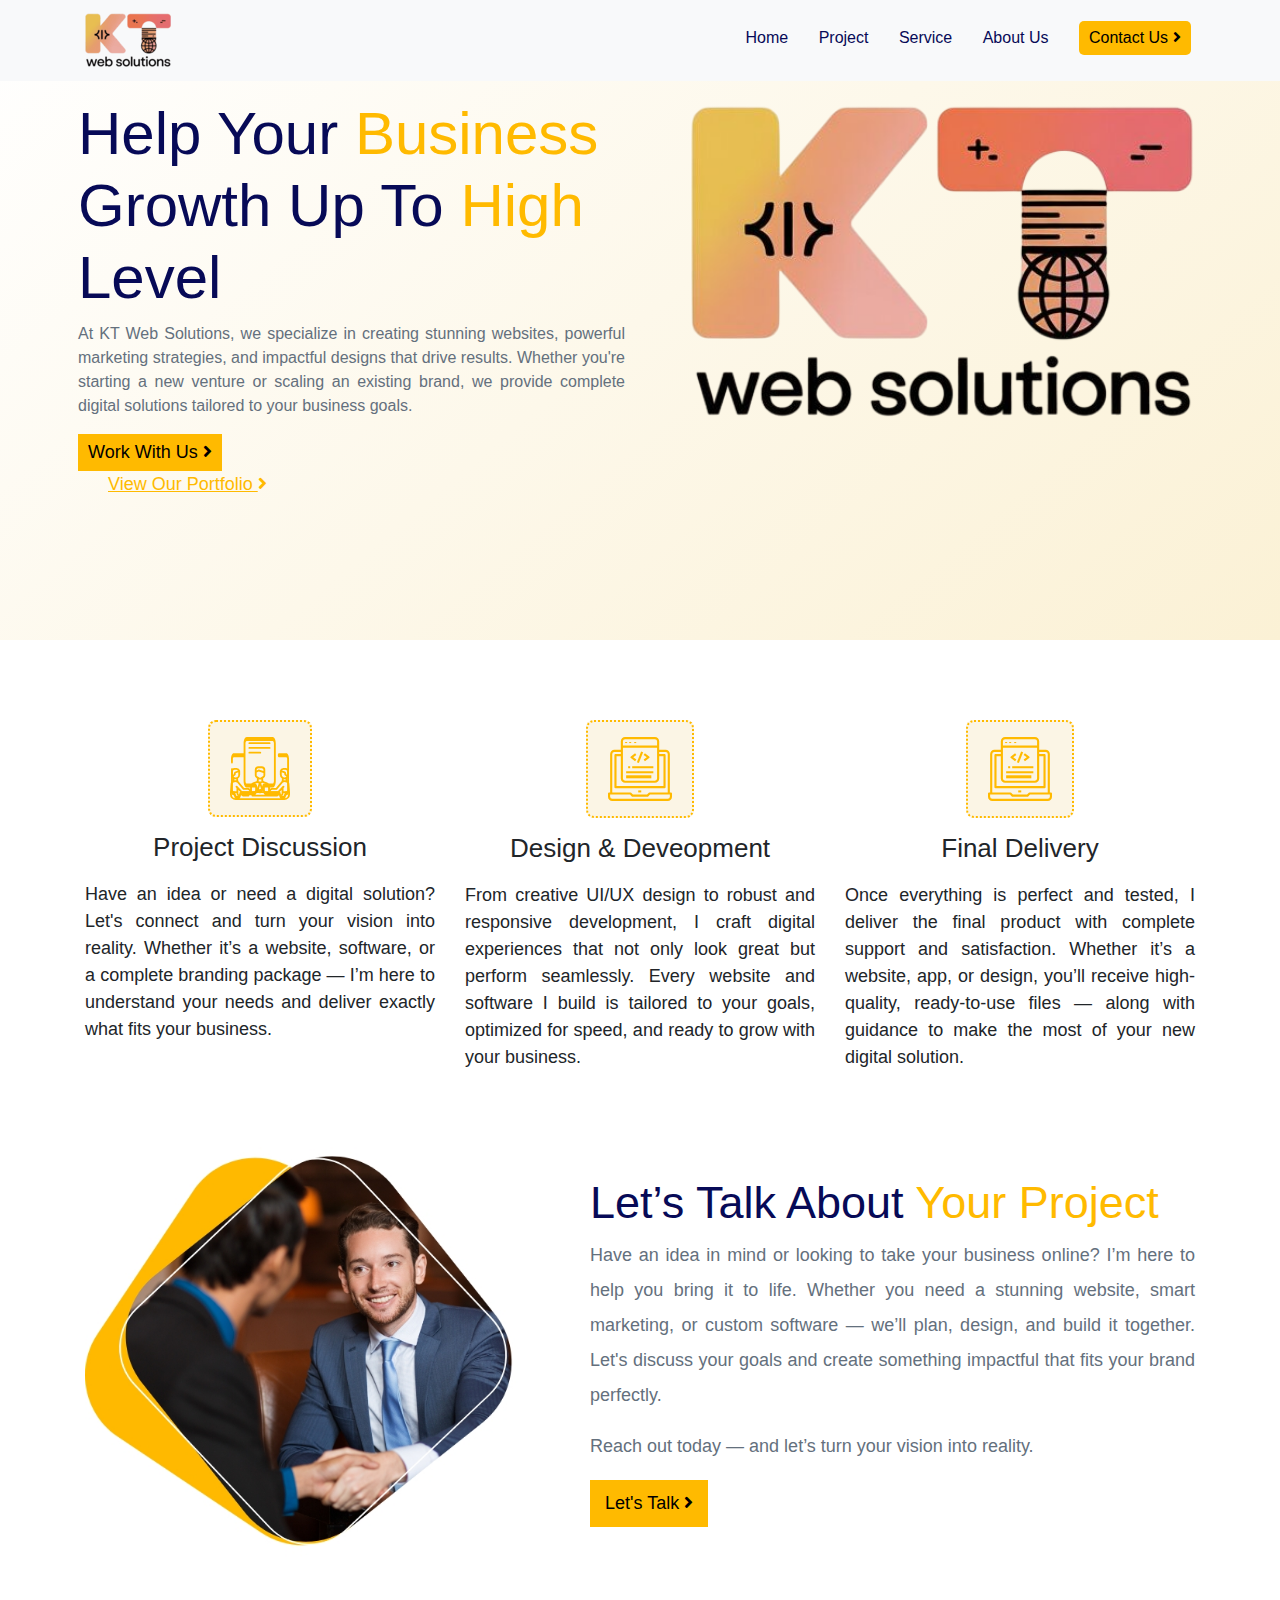
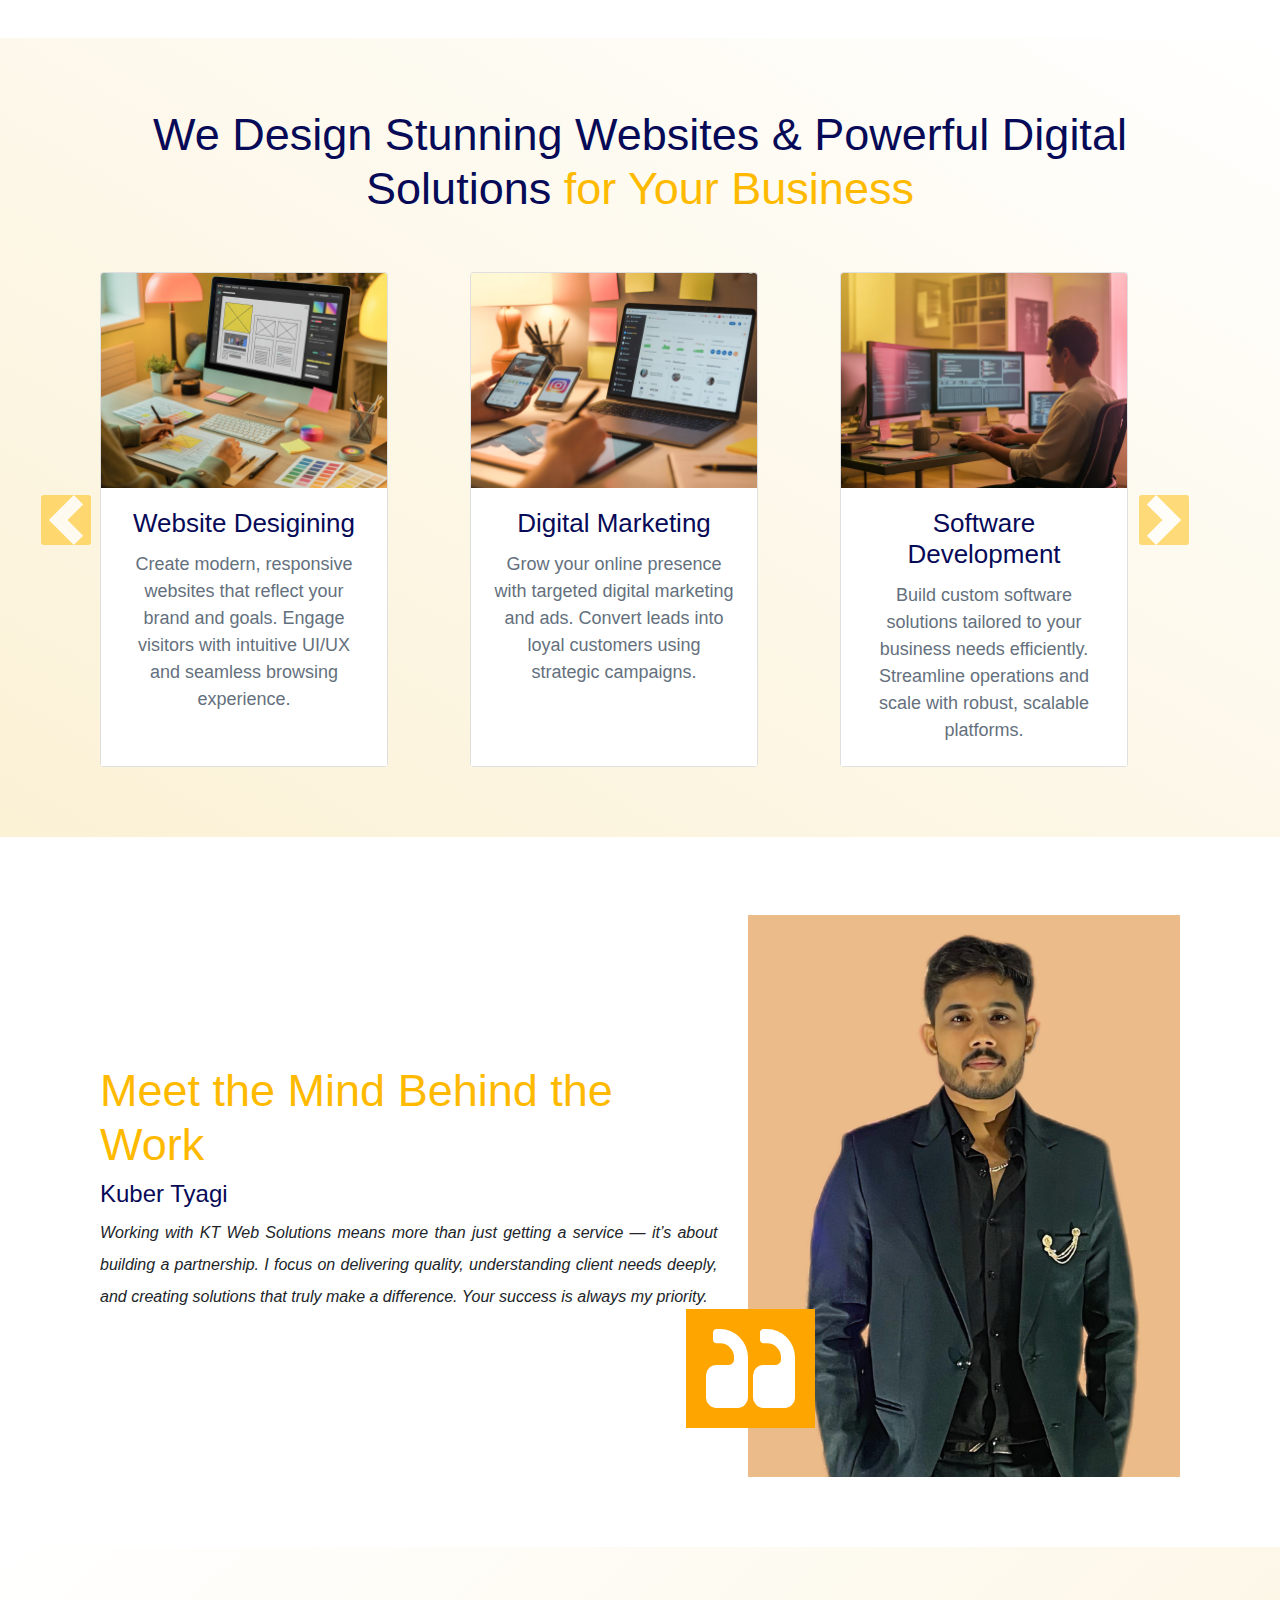
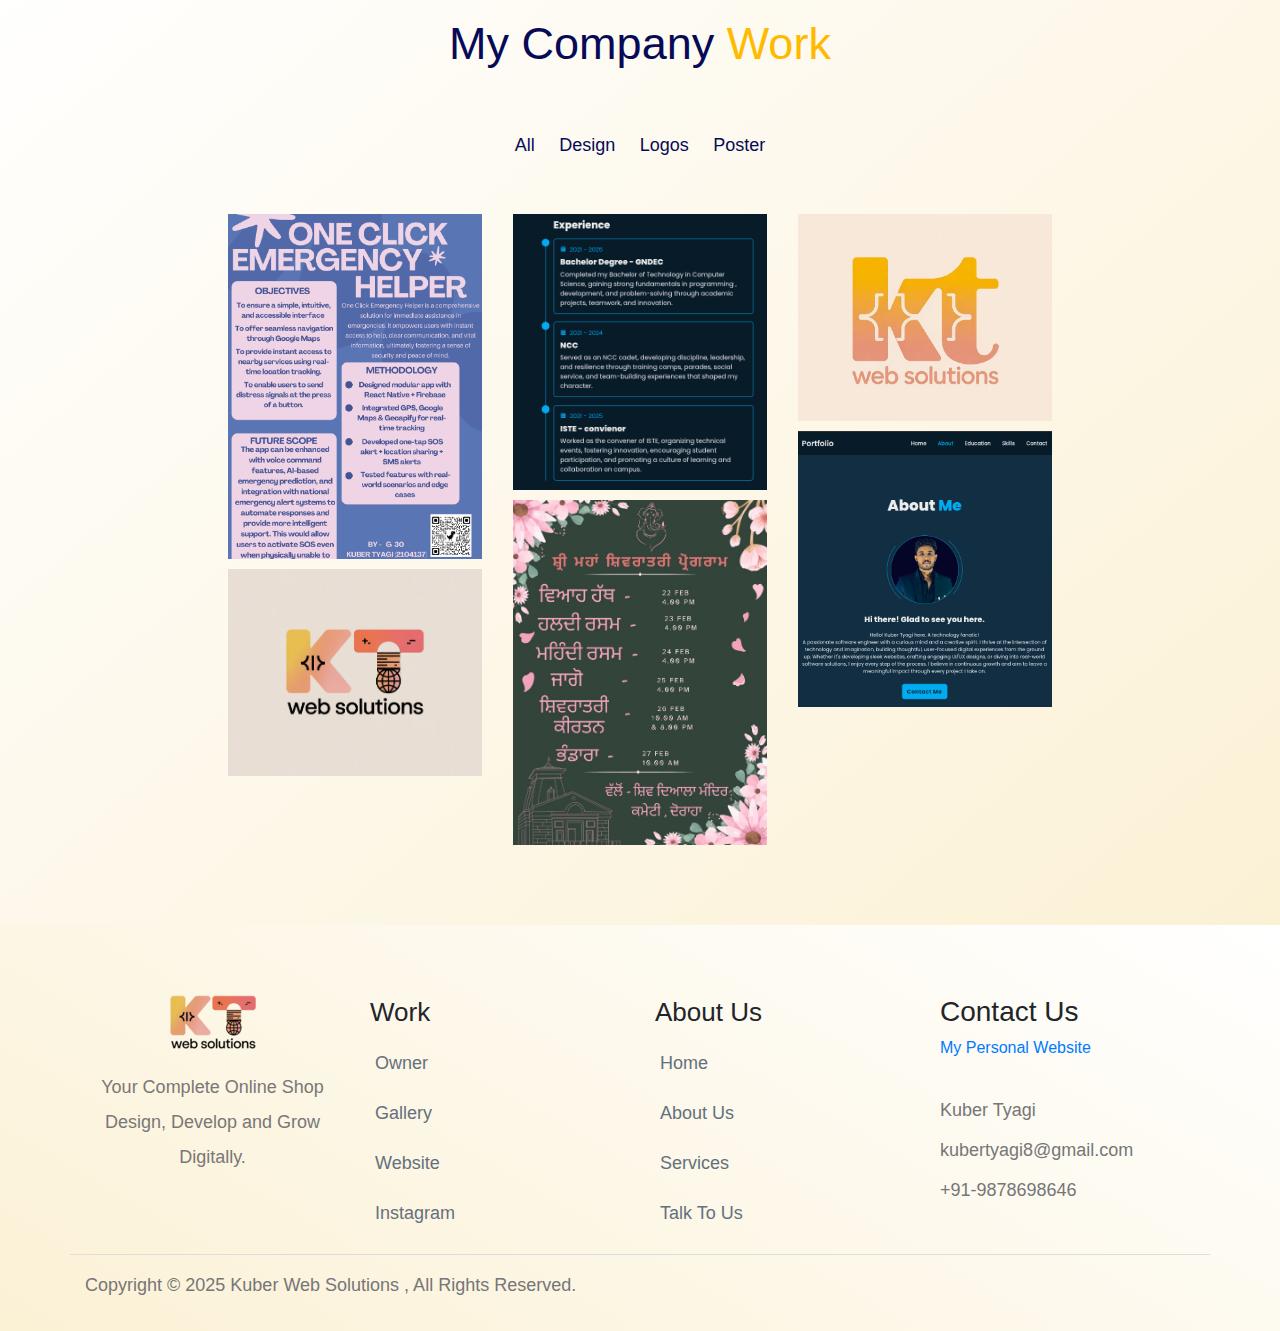
<file: index.html>
<!DOCTYPE html>
<html lang="en">

<head>
    <meta charset="UTF-8">
    <meta name="viewport" content="width=device-width, initial-scale=1.0">
    <title>K T Web Solutions</title>
    

 <!-- Adding Stylesheets -->
    <link rel="icon" href="./asset/image/logo1.png" type="image/png">
    <link rel="icon" href="./asset/image/logo1.png" type="image/png">

    <link rel="stylesheet" href="https://cdnjs.cloudflare.com/ajax/libs/font-awesome/5.7.1/css/all.min.css">
    <link rel="stylesheet" href="https://maxcdn.bootstrapcdn.com/bootstrap/4.0.0/css/bootstrap.min.css"
        integrity="sha384-Gn5384xqQ1aoWXA+058RXPxPg6fy4IWvTNh0E263XmFcJlSAwiGgFAW/dAiS6JXm" crossorigin="anonymous">
    <link rel="stylesheet" href="./asset/css/style.css">
    <link rel="stylesheet" href="./asset/css/responsive.css">
</head>

<body>

    <!-- Header Start  -->
    <section class="header ">
        <!-- Header Navigation Start  -->
        <div class="container header-nav">
            <div class="row">
                <div class="col-md-12">
                    <nav class="navbar navbar-expand-lg navbar-light bg-light main-menu fixed-top ">
                        <div class="container">
                            <a href="index.html" class="navbar-brand">
                                <img src="./asset/image/logo1.png" alt=" K T Web SolutionsLogo">
                            </a>
                            <button class="navbar-toggler" data-toggle="collapse" data-target="#beeToggler">
                                <span class="navbar-toggler-icon"></span>
                            </button>
                            <div class="collapse navbar-collapse" id="beeToggler">
                                <ul class="navbar-nav ml-auto ">
                                    <li><a href="#">Home</a></li>
                                    &nbsp;
                                    <li><a href="./project.html">Project</a></li>
                                    &nbsp;
                                    <li><a href="./service.html">Service</a></li>
                                    &nbsp;
                                    <li><a href="./AboutUs.html">About Us</a></li>
                                    &nbsp;
                                  
                                    <li>
                                        <a href="contact-us.html">
                                        <button class="nav-button">Contact Us <i class="fas fa-angle-right"></i> </button>
                                        </a>
                                    </li>
                                    &nbsp;
                                </ul>
                            </div>
                        </div>
                    </nav>
                </div>
            </div>
        </div>

        <!-- Header Navigation End  -->

        <!-- Header Banner Start  -->
        <div class="container header-content " >
            <div class="row ">
                <div class="col-md-6 centralize">
                    <div class="left-content ">
                        <h2>Help Your <span class="highlight">Business</span> Growth
                            Up To <span class="highlight">High</span> Level
                        </h2>
                        <p style="text-align: justify;">
                            At KT Web Solutions, we specialize in creating stunning websites, powerful marketing strategies, and impactful designs that drive results.
                             Whether you're starting a new venture or scaling an existing brand, we provide complete digital solutions tailored to your business goals.
                        </p>
                        <div class="call-to-action" >
                            <button onclick="window.location.href='contact-us.html'">
                                Work With Us <i class="fas fa-angle-right"></i>
                              </button>
                              
                            <p><a href="https://kubertyagi.netlify.app/" target="_blank">View Our Portfolio <i class="fas fa-angle-right"></i></a></p>
                        </div>
                    </div>
                </div>
                <div class="col-md-6">
                    <div class="right-content">
                        <img src="./asset/image/logo3.png" alt="">
                    </div>
                </div>
            </div>
        </div>


    </section>
    <!-- Header End  -->

    <!-- Work Process Start  -->
    <section class="work-process section-padding" style=" background: #fff ">
        <div class="container">
            <div class="row">
                <div class="col-md-4">
                    <div class="process-block">
                        <img src="./asset/image/discussion.svg" alt="Projec Discussion">
                        <h3>Project Discussion</h3>
                        <p style="text-align: justify;">Have an idea or need a digital solution? Let's connect and turn your vision into reality. Whether it’s a
                             website, software, or a complete branding package — I’m here to understand your needs and deliver exactly 
                             what fits your business.</p>
                    </div>
                </div>
                <div class="col-md-4">
                    <div class="process-block">
                        <img src="./asset/image/web-design.svg" alt="Projec Discussion">
                        <h3>Design & Deveopment</h3>
                        <p style="text-align: justify;">From creative UI/UX design to robust and responsive development, I craft digital experiences that not only look 
                            great but perform seamlessly. Every website and software I build is tailored to your goals, optimized for speed, 
                            and ready to grow with your business.</p>
                    </div>
                </div>
                <div class="col-md-4">
                    <div class="process-block">
                        <img src="./asset/image/web-design.svg" alt="Projec Discussion">
                        <h3 >Final Delivery</h3>
                        <p style="text-align: justify;">Once everything is perfect and tested, I deliver the final product with complete support and satisfaction. Whether it’s a
                             website, app, or design, you’ll receive high-quality, ready-to-use files — along with guidance to make the most of your new
                              digital solution.</p>
                    </div>
                </div>
            </div>

            <div class="row mt-5">
                <div class="col-md-5">
                    <img src="./asset/image/meeting.jpg" alt="Client discussion" class="img img-fluid">
                </div>
                <div class="col-md-7 centralize">
                    <div class="project-discussion ">
                        <h2 >Let’s Talk About <span class="highlight">Your Project</span> </h2>
                        <p style="text-align: justify;">
                            Have an idea in mind or looking to take your business online? I’m here to help you bring it to life. Whether you need a stunning 
                            website, smart marketing, or custom software — we’ll plan, design, and build it together. Let's discuss your goals and create something 
                            impactful that fits your brand perfectly.
                        </p>
                        <p>
                            Reach out today — and let’s turn your vision into reality.
                        </p>
                        <div class="call-to-action">
                            <button onclick="window.location.href='contact-us.html'">
                                Let's Talk <i class="fas fa-angle-right"></i>
                              </button>
                              
                              
                    </div>
                </div>
            </div>
        </div>
    </section>
    <!-- Work Process End  -->

    <!-- Services Start  -->

    <section class="services section-padding" id="services">
        <div class="container">
            <div class="row">
                <h2 class="text-center w-100 service-heading">We Design Stunning Websites & Powerful Digital Solutions
                    <span class="highlight">for Your Business</span> </h2>
            </div>
        </div>

        <div class="container text-center mt-5">
            <div class="row mx-auto my-auto">
                <div id="myCarousel" class="carousel slide w-100" data-ride="carousel">
                    <div class=".service-carousel carousel-inner w-100" role="listbox">
                        <div class="carousel-item active">
                            <div class="col-lg-4 col-md-6 col-sm-12 col-12">
                                <div class="card service-card" style="width: 18rem;">
                                    <img class="card-img-top"
                                        src="./asset/image/websitedesigning.jpeg"
                                        alt="Card image cap">
                                    <div class="card-body bg-white">
                                        <h5 class="card-title">Website Desigining</h5>
                                        <p class="card-text">Create modern, responsive websites that reflect your brand and goals.
                                            Engage visitors with intuitive UI/UX and seamless browsing experience.</p>
                                       
                                    </div>
                                </div>
                            </div>
                        </div>
                        <div class="carousel-item">
                            <div class="col-lg-4 col-md-6 col-sm-12 col-12">
                                <div class="card service-card" style="width: 18rem;">
                                    <img class="card-img-top"
                                        src="./asset/image/digitalmarketing.jpeg"
                                        alt="Card image cap">
                                    <div class="card-body bg-white">
                                        <h5 class="card-title">Digital Marketing</h5>
                                        <p class="card-text">Grow your online presence with targeted digital marketing and ads.
                                            Convert leads into loyal customers using strategic campaigns.</p>
                                    </div>
                                </div>
                            </div>
                        </div>
                        <div class="carousel-item">
                            <div class="col-lg-4 col-md-6 col-sm-12 col-12">
                                <div class="card service-card" style="width: 18rem;">
                                    <img class="card-img-top" src="./asset/image/softwaredevelopment.jpeg"
                                        alt="Card image cap">
                                    <div class="card-body bg-white">
                                        <h5 class="card-title">Software Development</h5>
                                        <p class="card-text">Build custom software solutions tailored to your business needs efficiently.
                                            Streamline operations and scale with robust, scalable platforms.</p>
                                    </div>
                                </div>
                            </div>
                        </div>
                        <div class="carousel-item">
                            <div class="col-lg-4 col-md-6 col-sm-12 col-12">
                                <div class="card service-card" style="width: 18rem;">
                                    <img class="card-img-top"
                                        src="./asset/image/remarketing.png"
                                        alt="Card image cap">
                                    <div class="card-body bg-white">
                                        <h5 class="card-title">Remarketing</h5>
                                        <p class="card-text">Reach your audience again with smart, effective digital remarketing strategies.
                                            Reconnect with potential buyers and boost conversion through personalized ads. </p>
                                        
                                    </div>
                                </div>
                            </div>
                        </div>
                        <div class="carousel-item">
                            <div class="col-lg-4 col-md-6 col-sm-12 col-12">
                                <div class="card service-card" style="width: 18rem;">
                                    <img class="card-img-top"
                                        src="./asset/image/seo.png"
                                        alt="Card image cap">
                                    <div class="card-body bg-white">
                                        <h5 class="card-title">SEO</h5>
                                        <p class="card-text">Improve your website ranking with result-driven, professional SEO strategies.
                                            Drive more organic traffic with keyword-optimized, high-quality content.
                                            
                                            </p>
                                    </div>
                                </div>
                            </div>
                        </div>
                        
                        <div class="carousel-item">
                            <div class="col-lg-4 col-md-6 col-sm-12 col-12">
                                <div class="card service-card" style="width: 18rem;">
                                    <img class="card-img-top" src="./asset/image/posterlogo.png"
                                        alt="Card image cap">
                                    <div class="card-body bg-white">
                                        <h5 class="card-title">Logo/Poster designing</h5>
                                        <p class="card-text">Create impactful logos and posters that define your brand identity.
                                            Visually communicate your message with stunning, brand-aligned visuals.</p>
                                    </div>
                                </div>
                            </div>
                        </div>
                    </div>
                    <a class="carousel-control-prev w-auto " href="#myCarousel" role="button" data-slide="prev">
                        <span class="carousel-control-prev-icon service-control-prev" aria-hidden="true"></span>
                        <span class="sr-only">Previous</span>
                    </a>
                    <a class="carousel-control-next w-auto" href="#myCarousel" role="button" data-slide="next">
                        <span class="carousel-control-next-icon service-control-next" aria-hidden="true"></span>
                        <span class="sr-only">Next</span>
                    </a>
                </div>
            </div>
        </div>
    </section>

    <!-- Services End  -->

    <!-- Testimonial Start  -->

    <section class="testimonial section-padding" id="owner">
        <div class="container">
            <div class="card col-md-12 mt-2">
                <!-- <div id="carouselExampleControls" class="carousel slide" data-ride="carousel" data-interval="100000">
                    <div class="w-100 carousel-inner mb-5" role="listbox">
                        <div class="carousel-item active"> -->

                            <div class="row">
                                <div class="col-lg-7 d-flex flex-column justify-content-center">
                                    <div class="testimonial-description">
                                        <h3> Meet the Mind Behind the Work</h3>
                                        <div class="client-meta-data">
                                            <h5>Kuber Tyagi </h5>
                                            
                                            <p class="clients-feedback" style="text-align: justify;"> 
												Working with KT Web Solutions means more than just getting a service — it’s about building a partnership. 
                                                I focus on delivering quality, understanding client needs deeply, and creating solutions that truly make a 
                                                difference. Your success is always my priority.
											</p>
                                        </div>
                                    </div>
                                </div>
                                <div class="col-lg-5">
                                    <div class="client-picture">
                                        <img src="asset/image/owner.jpeg" alt="" class="img-fluid" />
                                        <img src="asset/image/coma.svg" alt="" class="coma" />
                                    <!-- </div>
                                </div>
                            </div> -->
                        </div>
                        <!--START php slide-->
                        
                        <!-- <div class="carousel-item">
                            <div class="row">
                                <div class="col-md-7 d-flex flex-column justify-content-center">
                                    <div class="testimonial-description">
                                        <h3> Clients’ Love To Work With Us </h3>
                                        <div class="client-meta-data">
                                            <h5>John Doe</h5>
                                            <p>Web Designer</p>
                                            <p class="clients-feedback">
												Lorem ipsum dolor sit amet, consectetur adipiscing elit. Nullam
												mauris, et congue magna pretium n. Maecenas ac luctus odio,
												In ut fermentum lorem. In nulla velit, mauris, et congue magna pretium magna
												pretium n.
											</p>
                                        </div>
                                    </div>
                                </div>
                                <div class="col-md-5">
                                    <div class="client-picture">
                                        <img src="asset/image/client 2.png" alt="" />
                                        <img src="./asset/image/coma.svg" alt="" class="coma" />
                                    </div>
                                </div>
                            </div> -->

                        </div>
                        
                       <!-- END php-->
                        
                        

                    </div>

                    <!-- <a class="carousel-control-prev testimonial-control" href="#carouselExampleControls" role="button"
                        data-slide="prev">
                        <span class="carousel-control-prev-icon testimonial-control-icon" aria-hidden="true"><i
                                class="fas fa-chevron-left"></i></span>
                        <span class="sr-only">Previous</span>
                    </a> -->
                    <!-- <a class="carousel-control-next testimonial-control" href="#carouselExampleControls" role="button"
                        data-slide="next">
                        <span class="carousel-control-next-icon testimonial-control-icon" aria-hidden="true"><i
                                class="fas fa-chevron-right"></i></span>
                        <span class="sr-only">Next</span>
                    </a> -->
                </div>

            </div>


        </div>
    </section>
    <!-- Testimonial End  -->

    <!-- Portfolio Start  -->

    <section class="portfolio section-padding" id="portfolio">
        <div class="container">
            <div class="row">
                <div class="col-md-12">
                    <h2 class="text-center portfolio-heading">My Company <span class="highlight">Work</span> </h2>
                </div>
            </div>
        </div>
        <div class="container mt-5">
            <div class="row">
                <div class="col-md-12">
                    <div class="portfolio-buttons text-center">
                        <button type="button" class="control" data-filter="all">All</button>
                        <button type="button" class="control" data-filter=".design">Design</button>
                        <button type="button" class="control" data-filter=".logos">Logos </button>
                        <button type="button" class="control" data-filter=".poster">Poster</button>
                        
                    </div>
                </div>
            </div>
        </div>
        <div class="container myMixCont text-center" data-ref="mixitup-container">
            <div class="row d-flex justify-content-center ">
                <div class="col-lg-3 col-md-3 col-sm-6 col-xs-6">
                    <a href="#"><img src="./asset/image/portfolio1.png"  class="img-fluid poster" data-ref="mixitup-target"></a>
                    <a href="#"><img src="./asset/image/portfolio3.png"  class="img-fluid logos" data-ref="mixitup-target"></a>
                  </div>
                  <div class="col-lg-3 col-md-3 col-sm-6 col-xs-6">
                  <a href="#"><img src="./asset/image/portfolio4.png"  class="img-fluid design" data-ref="mixitup-target"></a>
                  <a href="#"><img src="./asset/image/portfolio5.png"  class="img-fluid poster" data-ref="mixitup-target"></a>
                  </div> 
                  <div class="col-lg-3 col-md-3 col-sm-6 col-xs-6">
                  <a href="#"><img src="./asset/image/portfolio2.jpeg"  class="img-fluid logos" data-ref="mixitup-target"></a>
                  <a href="#"><img src="./asset/image/portfolio6.png"  class="img-fluid design" data-ref="mixitup-target"></a> 
                  </div>
                  
            </div>
            
        </div>
    </section>
    <!-- Partner Start  -->

    <!-- <section class="partners section-padding">
        <div class="container">
            <div class="row">
                <div class="col-md-12">
                    <h2 class="text-center partner-heading">Business Partner Trusted
                        <span class="highlight"> By The World's</span></h2>
                </div>
            </div>
            <div class="row mt-5">
                <div class="col-lg-3 col-md-6 d-flex justify-content-center">
                    <div class="partner">
                        <img src="./asset/image/A (3).png" alt="" class="img-fluid">
                    </div>
                </div>
                <div class="col-lg-3 col-md-6 d-flex justify-content-center">
                    <div class="partner">
                        <img src="./asset/image/A (4).png" alt="" class="img-fluid">
                    </div>
                </div>
                <div class="col-lg-3 col-md-6 d-flex justify-content-center">
                    <div class="partner">
                        <img src="./asset/image/A (2).png" alt="" class="img-fluid">
                    </div>
                </div>
                <div class="col-lg-3 col-md-6 d-flex justify-content-center">
                    <div class="partner">
                        <img src="./asset/image/A (1).png" alt="" class="img-fluid">
                    </div>
                </div>
            </div>
        </div>
    </section> -->
    <!-- Partner End  -->





    <!-- Footer Start  -->

    <section class="footer section-padding">
        <div class="container">
            <div class="row">
                <div class="col-md-3">
                    <div class="footer-widget-1">
                        <img src="./asset/image/logo1.png" alt="logo">
                        <p>
                            Your Complete Online Shop Design, Develop and Grow Digitally.
                        </p>
                    </div>
                </div>
                <div class="col-md-3">
                    <div class="footer-widget-2">
                        <h3>Work</h3>
                        <ul>
                            <li><a href="#owner">Owner</a></li>
                            <li><a href="#portfolio">Gallery</a></li>
                            <li><a href="https://kubertyagi.netlify.app/">Website </a></li>
                            <li><a href="https://www.instagram.com/kuber_websolutions/">Instagram</a></li>
                        </ul>
                    </div>
                </div>
                <div class="col-md-3">
                    <div class="footer-widget-3">
                        <h3>About Us</h3>
                        <ul>
                            <li><a href="index.html">Home</a></li>
                            <li><a href="AboutUs.html">About Us</a></li>
                                                        <li><a href="service.html">Services</a></li>


                            <li><a href="contact-us.html">Talk To Us</a></li>
                        </ul>
                    </div>
                </div>
                <div class="col-md-3" >
                    <div class="footer-widget-4" >
                        <h3>Contact Us</h3>
                        <a href="https://kubertyagi.netlify.app/">My Personal Website   </a>
                        <p>
                            Kuber Tyagi <br>kubertyagi8@gmail.com <br> +91-9878698646
                        
                        </p>
                    </div>
                </div>
            </div>
			
			<div class="row" style="border-top: 1px solid #ddd; padding-top: 10px; ">
                <div class="col-md-10" >
                    <div class="copyright-text" >
                        <p>
                             Copyright © 2025 Kuber Web Solutions , All Rights Reserved.
                        </p>
                    </div>
                </div>
                
            </div>
        </div>
    </section>
    <!-- Footer End  -->
    <!--Adding Scripts-->
    <script src="https://code.jquery.com/jquery-3.5.1.min.js" integrity="sha256-9/aliU8dGd2tb6OSsuzixeV4y/faTqgFtohetphbbj0=" crossorigin="anonymous"></script>
    <script src="https://cdnjs.cloudflare.com/ajax/libs/popper.js/1.12.9/umd/popper.min.js"
        integrity="sha384-ApNbgh9B+Y1QKtv3Rn7W3mgPxhU9K/ScQsAP7hUibX39j7fakFPskvXusvfa0b4Q"
        crossorigin="anonymous"></script>
    <script src="https://maxcdn.bootstrapcdn.com/bootstrap/4.0.0/js/bootstrap.min.js"
        integrity="sha384-JZR6Spejh4U02d8jOt6vLEHfe/JQGiRRSQQxSfFWpi1MquVdAyjUar5+76PVCmYl"
        crossorigin="anonymous"></script>
        <script src="./asset/js/mixitup.min.js"></script>
    <script src="./asset/js/main.js"></script>
</body>

</html>
</file>
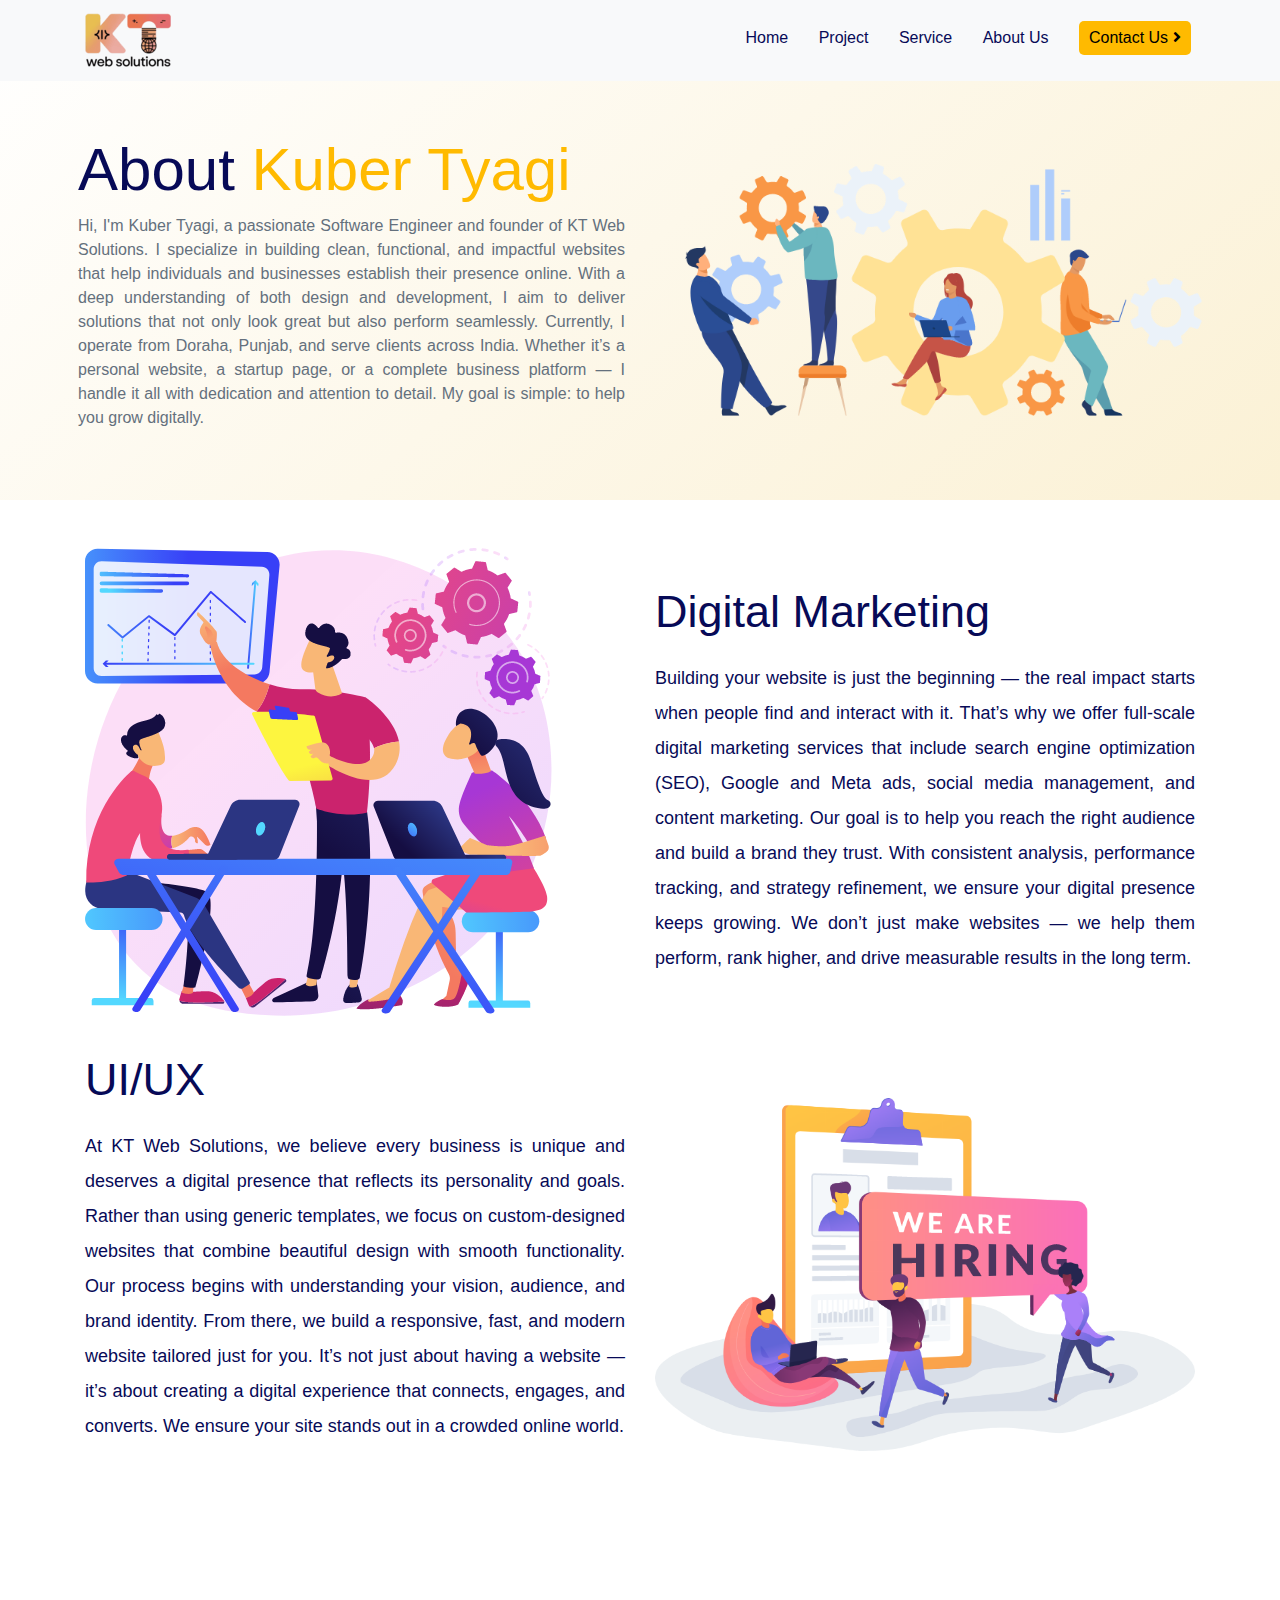
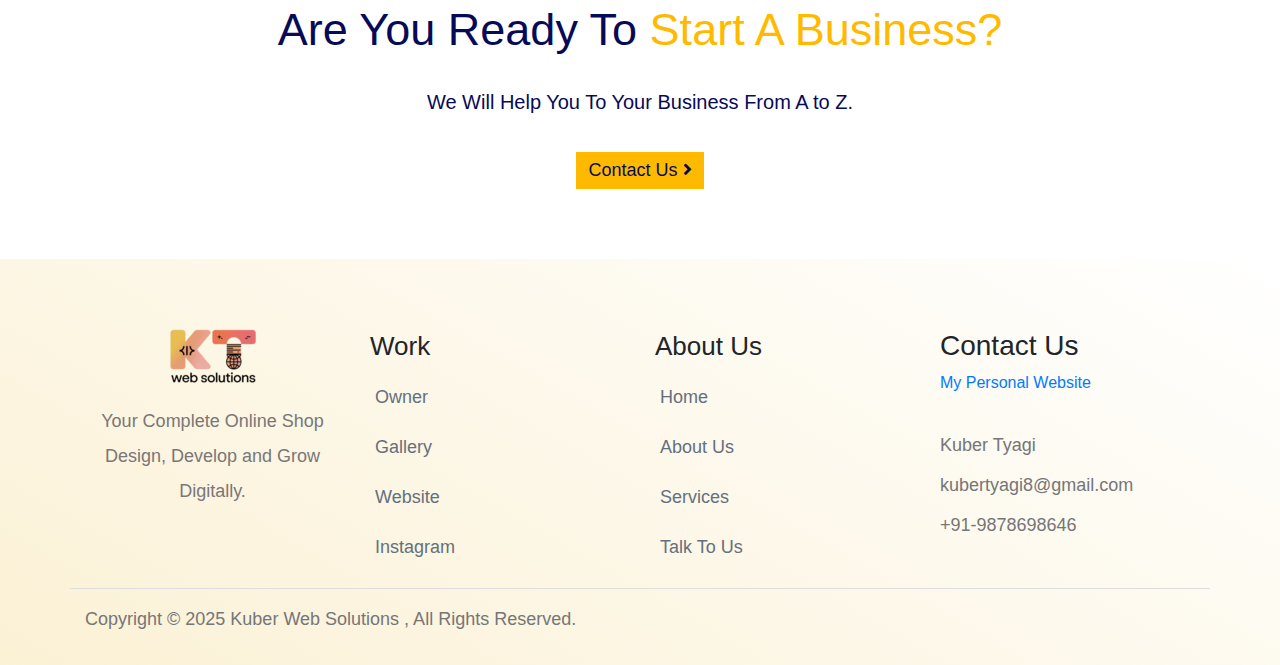
<file: AboutUs.html>
<!DOCTYPE html>
<html lang="en">

<head>
    <meta charset="UTF-8">
    <meta name="viewport" content="width=device-width, initial-scale=1.0">
    <title>K T Web Solutions</title>
    

 <!-- Adding Stylesheets -->
    <link rel="icon" href="./asset/image/logo1.png" type="image/png">
    <link rel="stylesheet" href="https://cdnjs.cloudflare.com/ajax/libs/font-awesome/5.7.1/css/all.min.css">
    <link rel="stylesheet" href="https://maxcdn.bootstrapcdn.com/bootstrap/4.0.0/css/bootstrap.min.css"
        integrity="sha384-Gn5384xqQ1aoWXA+058RXPxPg6fy4IWvTNh0E263XmFcJlSAwiGgFAW/dAiS6JXm" crossorigin="anonymous">
    <link rel="stylesheet" href="./asset/css/style.css">
    <link rel="stylesheet" href="./asset/css/responsive.css">
</head>
<body>
	<!-- Header Start  -->
    <section class="header contact-header">
        <!-- Header Navigation Start  -->
        <div class="container header-nav">
            <div class="row">
                <div class="col-md-12">
                    <nav class="navbar navbar-expand-lg navbar-light bg-light main-menu fixed-top">
                        <div class="container">
                            <a href="index.html" class="navbar-brand">
                                <img src="./asset/image/logo1.png" alt=" K T Web SolutionsLogo">
                            </a>
                            <button class="navbar-toggler" data-toggle="collapse" data-target="#beeToggler">
                                                             <span class="navbar-toggler-icon"></span>

                            </button>
                            <div class="collapse navbar-collapse" id="beeToggler">
                                <ul class="navbar-nav ml-auto ">
                                    <li><a href="./index.html">Home</a></li>
									&nbsp;
                                    <li><a href="./project.html">Project</a></li>
									&nbsp;
                                    <li><a href="./service.html">Service</a></li>
									&nbsp;
                                    <li><a href="#">About Us</a></li>
									&nbsp;
                                   
                                    <li>
										<a href="./contact-us.html">
											<button class="nav-button">Contact Us <i class="fas fa-angle-right"></i> </button>
										</a>
									</li>
									&nbsp;
                                </ul>
                            </div>
                        </div>
                    </nav>
                </div>
            </div>
        </div>

        <!-- Header Navigation End  -->

        <!-- Header Banner Start  -->
        <div class="container header-content ">
            <div class="row h-100">
                <div class="col-md-6 centralize" >
                    <div class="left-content ">
						
                        <h2>About <span class="highlight"> Kuber Tyagi</span>
                        </h2>
                        <p style="text-align: justify;">
							Hi, I'm Kuber Tyagi, a passionate Software Engineer and founder of KT Web Solutions. I specialize in building clean, functional, and impactful websites that help individuals and businesses establish their presence online. With a deep understanding of both design and development, I aim to deliver solutions that not only look great but also perform seamlessly.

							Currently, I operate from Doraha, Punjab, and serve clients across India. Whether it’s a personal website, a startup page, or a complete business platform — I handle it all with dedication and attention to detail. My goal is simple: to help you grow digitally.
							
							
						
                        </p>
                    </div>
                </div>
                <div class="col-md-6 centralize">
                    <div class="about right-content">
                        <img src="./asset/image/Group 1387.png" alt="">
                    </div>
                </div>
            </div>
        </div>

		<h1><br></h1><h1><br></h1><h1><br></h1>
    </section>

    <!-- Header End  -->
	
	<section class="service-type mt-5">


    <div class="container">
		<div class="row service-type-gap">
			<div class="col-md-6 centralize">
				
				<img src="./asset/image/Group 1675.png" class="img-fluid mb-5">

			</div>
			<div class="col-md-6 centralize">
			<div class="team-page-description">
				<h2>Digital Marketing</h2>
				<p style="text-align: justify;"> 
					Building your website is just the beginning — the real impact starts when people find and interact with it. That’s why we offer full-scale digital 
                    marketing services that include search engine optimization (SEO), Google and Meta ads, social media management, and content marketing. Our goal is 
                    to help you reach the right audience and build a brand they trust. With consistent analysis, performance tracking, and strategy refinement, we ensure
                     your digital presence keeps growing. We don’t just make websites — we help them perform, rank higher, and drive measurable results in the long term.				</p>
				
			</div>
				
			</div>
		</div>
		<div class="row service-type-gap">
			<div class="col-md-6 centralize">
				<div class="team-page-description">
				<h2>UI/UX</h2>
				<p style="text-align: justify;"> 
					At KT Web Solutions, we believe every business is unique and deserves a digital presence that reflects its personality and goals. Rather than using generic 
					templates, we focus on custom-designed websites that combine beautiful design with smooth functionality. Our process begins with understanding your vision, 
					audience, and brand identity. From there, we build a responsive, fast, and modern website tailored just for you. It’s not just about having a website — it’s
					 about creating a digital experience that connects, engages, and converts. We ensure your site stands out in a crowded online world.				</p>
			</div>

			</div>
			<div class="col-md-6 centralize">
				<img src="./asset/image/Group 1752.png" class="img-fluid">

			</div>
		</div>
    
    </div>
</section>

<!-- Team Section Start  -->

<!-- <section class="team section-padding">
	<div class="container">
		<div class="row"> 
			<h2 class="text-center w-100 service-heading">Our Expert
				<span class="highlight">Team</span> 
			</h2>
		</div>
	</div>
	
	<div class="container mt-5">
		<div class="row">
			<div class="col-lg-3 col-md-6">
				<div class="team-card text-center">
					<img src="./asset/image/team1.png" alt="" class="img-fluid"/>
					<h3> Latasha Hicks</h3>
					<p> UI/UX Designer </p>
					<ul>
						<li><a href="#"><i class="fab fa-facebook-f"></i></a></li>
						<li><a href="#"><i class="fab fa-instagram"></i></a></li>
						<li><a href="#"><i class="fab fa-twitter"></i></a></li>
						<li><a href="#"><i class="fab fa-github"></i></a></li>
					</ul>
				</div>
			</div>
			<div class="col-lg-3 col-md-6">
				<div class="team-card text-center">
					<img src="./asset/image/team1.png" alt="" class="img-fluid"/>
					<h3> Latasha Hicks</h3>
					<p> UI/UX Designer </p>
					<ul>
						<li><a href="#"><i class="fab fa-facebook-f"></i></a></li>
						<li><a href="#"><i class="fab fa-instagram"></i></a></li>
						<li><a href="#"><i class="fab fa-twitter"></i></a></li>
						<li><a href="#"><i class="fab fa-github"></i></a></li>
					</ul>
				</div>
			</div>
			<div class="col-lg-3 col-md-6">
				<div class="team-card text-center">
					<img src="./asset/image/team1.png" alt="" class="img-fluid"/>
					<h3> Latasha Hicks</h3>
					<p> UI/UX Designer </p>
					<ul>
						<li><a href="#"><i class="fab fa-facebook-f"></i></a></li>
						<li><a href="#"><i class="fab fa-instagram"></i></a></li>
						<li><a href="#"><i class="fab fa-twitter"></i></a></li>
						<li><a href="#"><i class="fab fa-github"></i></a></li>
					</ul>
				</div>
			</div>
			<div class="col-lg-3 col-md-6">
				<div class="team-card text-center">
					<img src="./asset/image/team1.png" alt="" class="img-fluid"/>
					<h3> Latasha Hicks</h3>
					<p> UI/UX Designer </p>
					<ul>
						<li><a href="#"><i class="fab fa-facebook-f"></i></a></li>
						<li><a href="#"><i class="fab fa-instagram"></i></a></li>
						<li><a href="#"><i class="fab fa-twitter"></i></a></li>
						<li><a href="#"><i class="fab fa-github"></i></a></li>
					</ul>
				</div>
			</div>
			<div class="col-lg-3 col-md-6">
				<div class="team-card text-center">
					<img src="./asset/image/team1.png" alt="" class="img-fluid"/>
					<h3> Latasha Hicks</h3>
					<p> UI/UX Designer </p>
					<ul>
						<li><a href="#"><i class="fab fa-facebook-f"></i></a></li>
						<li><a href="#"><i class="fab fa-instagram"></i></a></li>
						<li><a href="#"><i class="fab fa-twitter"></i></a></li>
						<li><a href="#"><i class="fab fa-github"></i></a></li>
					</ul>
				</div>
			</div>
			<div class="col-lg-3 col-md-6">
				<div class="team-card text-center">
					<img src="./asset/image/team1.png" alt="" class="img-fluid"/>
					<h3> Latasha Hicks</h3>
					<p> UI/UX Designer </p>
					<ul>
						<li><a href="#"><i class="fab fa-facebook-f"></i></a></li>
						<li><a href="#"><i class="fab fa-instagram"></i></a></li>
						<li><a href="#"><i class="fab fa-twitter"></i></a></li>
						<li><a href="#"><i class="fab fa-github"></i></a></li>
					</ul>
				</div>
			</div>
			<div class="col-lg-3 col-md-6">
				<div class="team-card text-center">
					<img src="./asset/image/team1.png" alt="" class="img-fluid"/>
					<h3> Latasha Hicks</h3>
					<p> UI/UX Designer </p>
					<ul>
						<li><a href="#"><i class="fab fa-facebook-f"></i></a></li>
						<li><a href="#"><i class="fab fa-instagram"></i></a></li>
						<li><a href="#"><i class="fab fa-twitter"></i></a></li>
						<li><a href="#"><i class="fab fa-github"></i></a></li>
					</ul>
				</div>
			</div>
			<div class="col-lg-3 col-md-6">
				<div class="team-card text-center">
					<img src="./asset/image/team1.png" alt="" class="img-fluid"/>
					<h3> Latasha Hicks</h3>
					<p> UI/UX Designer </p>
					<ul>
						<li><a href="#"><i class="fab fa-facebook-f"></i></a></li>
						<li><a href="#"><i class="fab fa-instagram"></i></a></li>
						<li><a href="#"><i class="fab fa-twitter"></i></a></li>
						<li><a href="#"><i class="fab fa-github"></i></a></li>
					</ul>
				</div>
			</div>
			
		</div>
	</div>
</section> -->
<!-- Team Section End  -->

<!-- Counter Section Start  -->

<!-- <section class="achivements">
	<div class="container section-padding" style="background:#FFEEBF">
		<div class="row">
			<div class="col-lg-3 col-md-6 d-flex justify-content-center">
				<div class="achivement-item">
					<img src="./asset/image/support.png" alt="" class="img-fluid d-block mb-4"/>
					<span class="counter" data-count="1542">0</span>
					<span class="counter-plus">+</span>
					<h3>Staisfied Clients</h3>
				</div>
			</div>
			<div class="col-lg-3 col-md-6 d-flex justify-content-center">
			   <div class="achivement-item">
					<img src="./asset/image/group.png" alt="" class="img-fluid d-block mb-4"/>
					<span class="counter" data-count="104">0</span>
					<span class="counter-plus">+</span>
					<h3>Expert Team</h3>
			   </div>
			</div>
			<div class="col-lg-3 col-md-6 d-flex justify-content-center">
			   <div class="achivement-item">
					<img src="./asset/image/analytics.png" alt="" class="img-fluid d-block mb-4"/>
					<span class="counter" data-count="229">0</span>
					<span class="counter-plus">+</span>
					<h3>Active Project</h3>
			   </div>
			</div>
			
			<div class="col-lg-3 col-md-6 d-flex justify-content-center">
			   <div class="achivement-item">
					<img src="./asset/image/trophy.png" alt="" class="img-fluid d-block mb-4"/>
					<span class="counter" data-count="25">0 </span>
					<span class="counter-plus">+</span>
					<h3>Award Wining</h3>
			   </div>
			</div>
		</div>
	</div>
</section> -->

<!-- Team Call to Action Start  -->

<section class="section-padding team-counter "> 
	<div class="container mt-5">
		<div class="row justify-content-center">
			<h2 class="text-center w-100 service-heading">Are You Ready To 
				<span class="highlight">Start A Business?</span> 
			</h2>
			<p class="sub-heading text-center w-100">
				We Will Help You To Your Business From A to Z.
			</p>
		<a href="contact-us.html"	><button class="mt-3">Contact Us <i class="fas fa-angle-right"></i></button></a>
		</div>
	</div>
</section>
	
	<!-- Team Call to Action End  -->
	

  <!-- Footer Start  -->

  <section class="footer section-padding">
	<div class="container">
		<div class="row">
			<div class="col-md-3">
				<div class="footer-widget-1">
					<img src="./asset/image/logo1.png" alt="">
					<p>
						Your Complete Online Shop Design, Develop and Grow Digitally.
					</p>
				</div>
			</div>
			<div class="col-md-3">
				<div class="footer-widget-2">
					<h3>Work</h3>
					<ul>
						<li><a href="#owner">Owner</a></li>
						<li><a href="#portfolio">Gallery</a></li>
						<li><a href="https://kubertyagi.netlify.app/">Website </a></li>
						<li><a href="https://www.instagram.com/kuber_websolutions/">Instagram</a></li>
					</ul>
				</div>
			</div>
			<div class="col-md-3">
				<div class="footer-widget-3">
					<h3>About Us</h3>
					<ul>
						<li><a href="index.html">Home</a></li>
						<li><a href="AboutUs.html">About Us</a></li>
						                            <li><a href="service.html">Services</a></li>


						<li><a href="contact-us.html">Talk To Us</a></li>
					</ul>
				</div>
			</div>
			<div class="col-md-3">
				<div class="footer-widget-4">
					<h3>Contact Us</h3>
					<a href="https://kubertyagi.netlify.app/">My Personal Website   </a>
					<p>
						Kuber Tyagi <br>kubertyagi8@gmail.com <br> +91-9878698646
					
					</p>

				   
				</div>
			</div>
		</div>
		
		<div class="row" style="border-top: 1px solid #ddd; padding-top: 10px;">
			<div class="col-md-10">
				<div class="copyright-text">
					<p>
						 Copyright © 2025 Kuber Web Solutions , All Rights Reserved.
					</p>
				</div>
			</div>
			
		</div>
	</div>
</section>
<!-- Footer End  -->
    <!--Adding Scripts-->
    <script src="https://code.jquery.com/jquery-3.5.1.min.js" integrity="sha256-9/aliU8dGd2tb6OSsuzixeV4y/faTqgFtohetphbbj0=" crossorigin="anonymous"></script>
    <script src="https://cdnjs.cloudflare.com/ajax/libs/popper.js/1.12.9/umd/popper.min.js"
        integrity="sha384-ApNbgh9B+Y1QKtv3Rn7W3mgPxhU9K/ScQsAP7hUibX39j7fakFPskvXusvfa0b4Q"
        crossorigin="anonymous"></script>
    <script src="https://maxcdn.bootstrapcdn.com/bootstrap/4.0.0/js/bootstrap.min.js"
        integrity="sha384-JZR6Spejh4U02d8jOt6vLEHfe/JQGiRRSQQxSfFWpi1MquVdAyjUar5+76PVCmYl"
        crossorigin="anonymous"></script>
        <script src="./asset/js/mixitup.min.js"></script>
    <script src="./asset/js/main.js"></script>
</body>

</html>
</file>
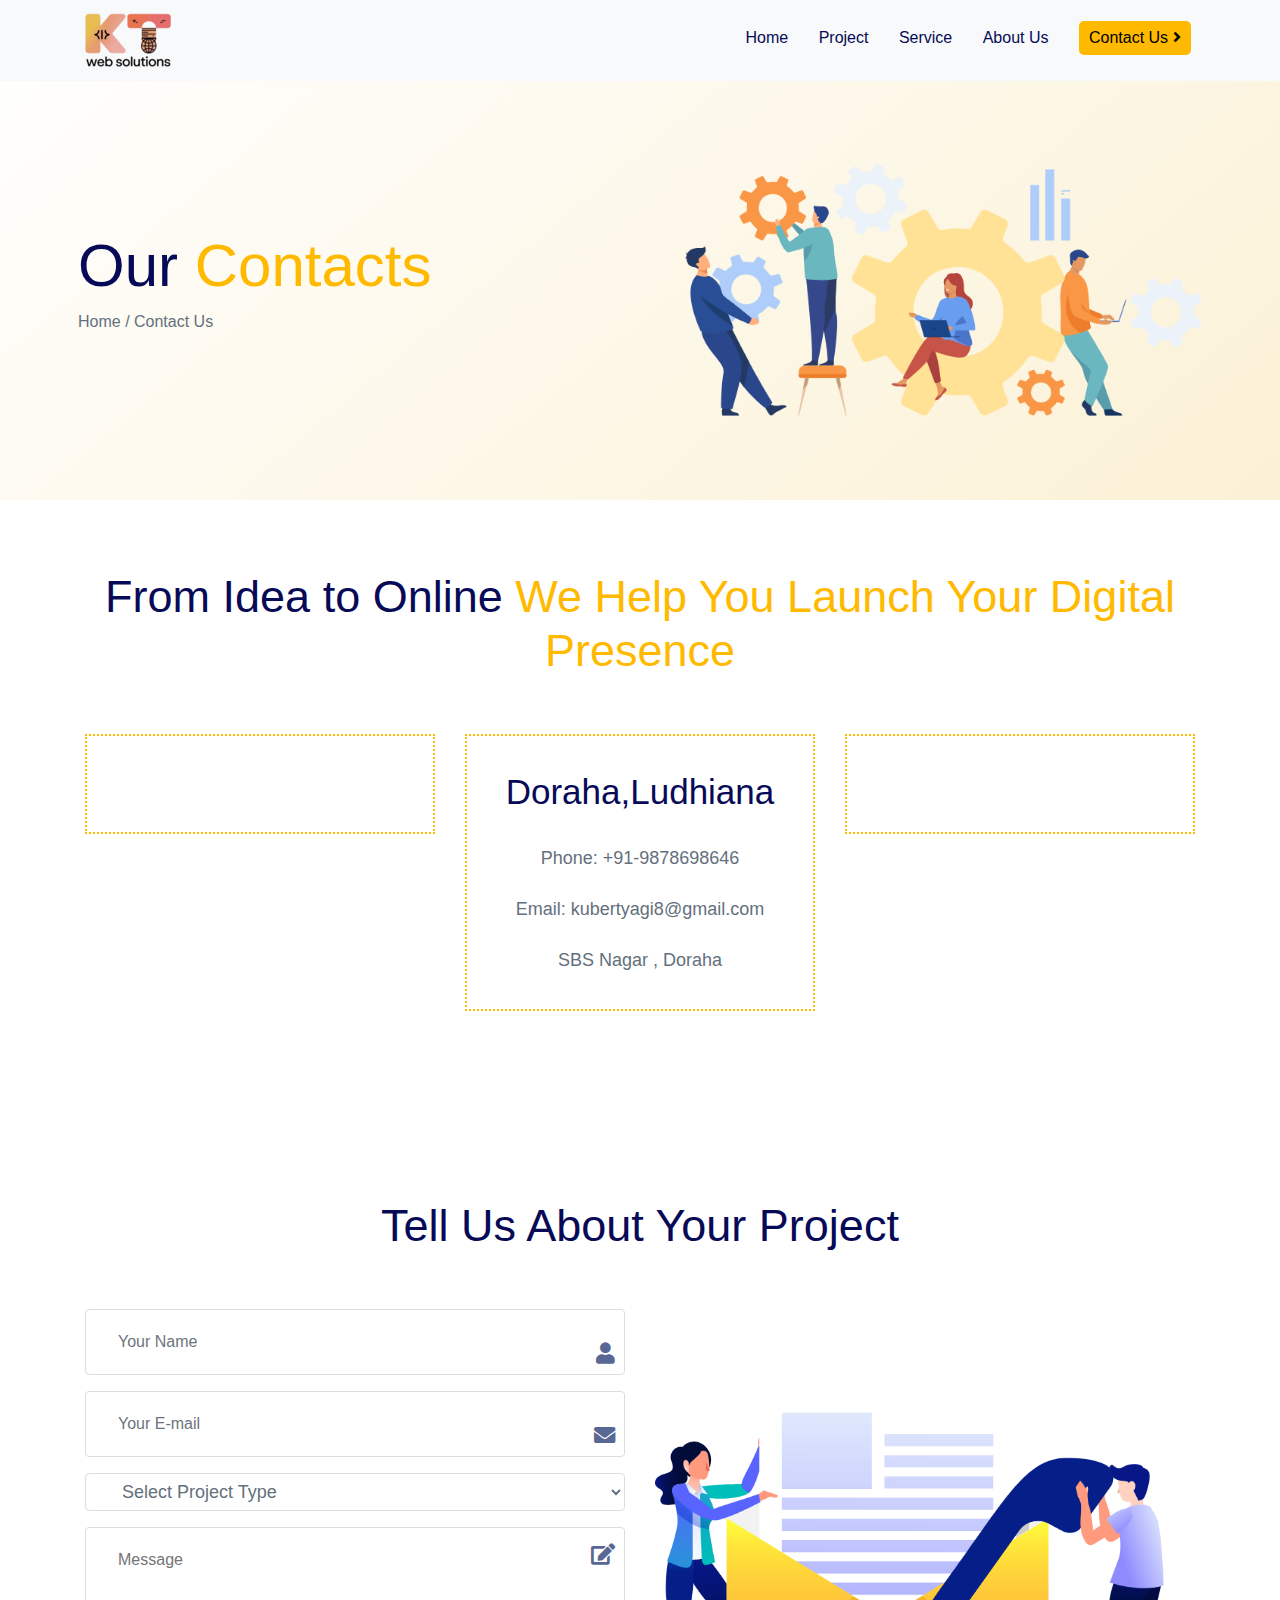
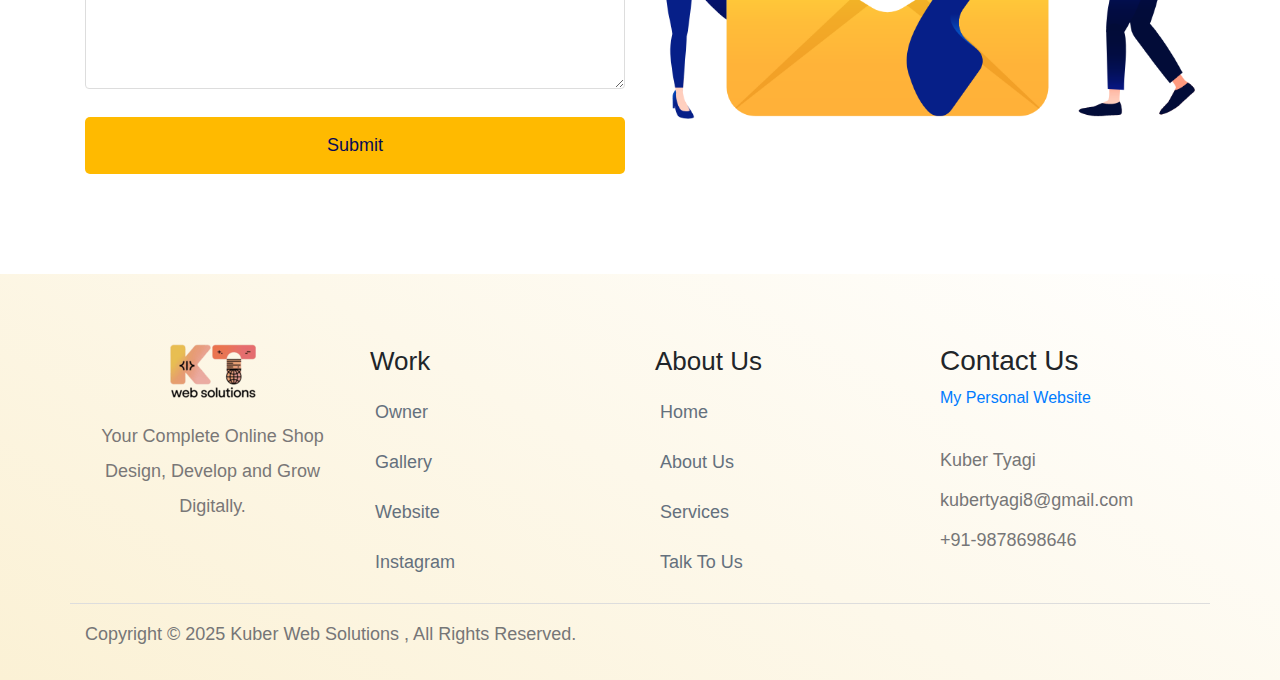
<file: contact-us.html>
<!DOCTYPE html>
<html lang="en">

<head>
    <meta charset="UTF-8">
    <meta name="viewport" content="width=device-width, initial-scale=1.0">
    <title>K T Web Solutions</title>
    

 <!-- Adding Stylesheets -->
    <link rel="icon" href="./asset/image/logo1.png" type="image/png">
    <link rel="stylesheet" href="https://cdnjs.cloudflare.com/ajax/libs/font-awesome/5.7.1/css/all.min.css">
    <link rel="stylesheet" href="https://maxcdn.bootstrapcdn.com/bootstrap/4.0.0/css/bootstrap.min.css"
        integrity="sha384-Gn5384xqQ1aoWXA+058RXPxPg6fy4IWvTNh0E263XmFcJlSAwiGgFAW/dAiS6JXm" crossorigin="anonymous">
    <link rel="stylesheet" href="./asset/css/style.css">
    <link rel="stylesheet" href="./asset/css/responsive.css">
</head>


<body>
    <!-- Header Start  -->
    <section class="header contact-header">
        <!-- Header Navigation Start  -->
        <div class="container header-nav">
            <div class="row">
                <div class="col-md-12">
                    <nav class="navbar navbar-expand-lg navbar-light bg-light main-menu fixed-top">
                        <div class="container">
                            <a href="index.html" class="navbar-brand">
                                <img src="./asset/image/logo1.png" alt=" K T Web SolutionsLogo">
                            </a>
                            <button class="navbar-toggler" data-toggle="collapse" data-target="#beeToggler">
                                                             <span class="navbar-toggler-icon"></span>

                            </button>
                            <div class="collapse navbar-collapse" id="beeToggler">
                                <ul class="navbar-nav ml-auto ">
                                    <li><a href="./index.html">Home</a></li>
									&nbsp;
                                    <li><a href="./project.html">Project</a></li>
									&nbsp;
                                    <li><a href="./service.html">Service</a></li>
									&nbsp;
                                    <li><a href="./AboutUs.html">About Us</a></li>
									&nbsp;
                                   
                                    <li>
										<a href="./contact-us.html">
											<button class="nav-button">Contact Us <i class="fas fa-angle-right"></i> </button>
										</a>
									</li>
									&nbsp;
                                </ul>
                            </div>
                        </div>
                    </nav>
                </div>
            </div>
        </div>

        <!-- Header Navigation End  -->

        <!-- Header Banner Start  -->
        <div class="container header-content ">
            <div class="row h-100">
                <div class="col-md-6 centralize">
                    <div class="left-content ">
                        <h2>Our <span class="highlight">Contacts</span>
                        </h2>
                        <p>
                            Home / Contact Us
                        </p>
                    </div>
                </div>
                <div class="col-md-6 centralize">
                    <div class="right-content">
                        <img src="./asset/image/Group 1387.png" alt="">
                    </div>
                </div>
            </div>
        </div>


    </section>

    <!-- Header End  -->

    

    <!-- Company Offices Start  -->

    <section class="offices section-padding">
        <div class="container">
        
            <div class="row">
                <h2 class="text-center w-100 service-heading">From Idea to Online 


                    <span class="highlight">We Help You Launch Your Digital Presence</span> </h2>
            </div>
        </div>

        <div class="container mt-5">
            <div class="row">
                <div class="col-md-4">
                    <div class="office-block">
                        <h3></h3>
                        <p>
                           
                        </p>
                    </div>
                </div>
                <div class="col-md-4">
                    <div class="office-block">
                        <h3>Doraha,Ludhiana</h3>
                        <p>
                            Phone: +91-9878698646
                           </p><p> Email: kubertyagi8@gmail.com
                        </p><p>SBS Nagar , Doraha
                        </p>
                    </div>
                </div>
                <div class="col-md-4">
                    <div class="office-block">
                        <h3></h3>
                        <p>
                          
                        </p>
                    </div>
                </div>
            </div>

        </div>
    </section>

    <!-- Company Offices End  -->

    <!-- Project Contact Start  -->

    <section class="project-contact section-padding">
        <div class="container">
          <!-- Optional: Toast -->
          <?= $success; ?>
      
          <div class="row mt-5">
            <h2 class="text-center w-100 service-heading">Tell Us About Your Project</h2>
          </div>
        </div>
      
        <div class="container mt-5">
          <div class="row align-items-center">
            <!-- Left Side: Form -->
            <div class="col-md-6">
              <form action="https://formspree.io/f/mldnvpwk" method="POST" id="project-details">
      
                <div class="form-group">
                  <label for="name"></label>
                  <input type="text" class="form-control" id="name" name="name" placeholder="Your Name" required>
                  <span class="icon fa fa-user fa-lg"></span>
                </div>
      
                <div class="form-group">
                  <label for="email"></label>
                  <input type="email" class="form-control" id="email" name="email" placeholder="Your E-mail" required>
                  <span class="icon fa fa-envelope fa-lg"></span>
                </div>
      
                <div class="form-group">
                  <label for="project-type"></label>
                  <select id="project-type" name="project-type" class="form-control">
                    <option> Select Project Type</option>
                    <option value="website_optimization">Website Optimization</option>
                    <option value="social_media_marketing">Social Media Marketing</option>
                    <option value="ui/ux">UI/UX</option>
                    <option value="graphics">Logo/Poster designing</option>
                  </select>
                </div>
      
                <div class="form-group">
                  <textarea rows="5" cols="30" id="msg" name="message" placeholder="Message" style="width:100%"></textarea>
                  <span class="icon-textarea fa fa-edit fa-lg"></span>
                </div>
      
                <div class="text-center">
                  <input type="submit" name="submit" value="Submit" class="btn btn-default">
                </div>
              </form>
            </div>
      
            <!-- Right Side: Image -->
            <div class="col-md-6 d-flex justify-content-center">
              <div class="contact-image">
                <img src="./asset/image/Group 4408.png" alt="Project Illustration" class="img-fluid" style="max-width: 100%; height: auto;">
              </div>
            </div>
          </div>
        </div>
      </section>
      

    <!-- Project Contact End  -->

    <!-- Partner Start  -->

    <!-- <section class="partners section-padding">
        <div class="container">
            <div class="row">
                <div class="col-md-12">
                    <h2 class="text-center partner-heading">Business Partner Trusted</h2>
                </div>
            </div>
            <div class="row mt-5">
                <div class="col-lg-3 col-md-6 d-flex justify-content-center">
                    <div class="partner">
                        <img src="./asset/image/A (3).png" alt="" class="img-fluid">
                    </div>
                </div>
                <div class="col-lg-3 col-md-6 d-flex justify-content-center">
                    <div class="partner">
                        <img src="./asset/image/A (4).png" alt="" class="img-fluid">
                    </div>
                </div>
                <div class="col-lg-3 col-md-6 d-flex justify-content-center">
                    <div class="partner">
                        <img src="./asset/image/A (2).png" alt="" class="img-fluid">
                    </div>
                </div>
                <div class="col-lg-3 col-md-6 d-flex justify-content-center">
                    <div class="partner">
                        <img src="./asset/image/A (1).png" alt="" class="img-fluid">
                    </div>
                </div>
            </div>
        </div>
    </section> -->
    <!-- Partner End  -->


   <!-- Footer Start  -->

   <section class="footer section-padding">
    <div class="container">
        <div class="row">
            <div class="col-md-3">
                <div class="footer-widget-1">
                    <img src="./asset/image/logo1.png" alt="">
                    <p>
                        Your Complete Online Shop Design, Develop and Grow Digitally.
                    </p>
                </div>
            </div>
            <div class="col-md-3">
                <div class="footer-widget-2">
                    <h3>Work</h3>
                    <ul>
                        <li><a href="#owner">Owner</a></li>
                        <li><a href="#portfolio">Gallery</a></li>
                        <li><a href="https://kubertyagi.netlify.app/">Website </a></li>
                        <li><a href="https://www.instagram.com/kuber_websolutions/">Instagram</a></li>
                    </ul>
                </div>
            </div>
            <div class="col-md-3">
                <div class="footer-widget-3">
                    <h3>About Us</h3>
                    <ul>
                        <li><a href="index.html">Home</a></li>
                        <li><a href="AboutUs.html">About Us</a></li>
                                                    <li><a href="service.html">Services</a></li>


                        <li><a href="contact-us.html">Talk To Us</a></li>
                    </ul>
                </div>
            </div>
            <div class="col-md-3">
                <div class="footer-widget-4">
                    <h3>Contact Us</h3>
                    <a href="https://kubertyagi.netlify.app/">My Personal Website   </a>
                    <p>
                        Kuber Tyagi <br>kubertyagi8@gmail.com <br> +91-9878698646
                    
                    </p>

                   
                </div>
            </div>
        </div>
        
        <div class="row" style="border-top: 1px solid #ddd; padding-top: 10px;">
            <div class="col-md-10">
                <div class="copyright-text">
                    <p>
                         Copyright © 2025 Kuber Web Solutions , All Rights Reserved.
                    </p>
                </div>
            </div>
            
        </div>
    </div>
</section>
<!-- Footer End  -->
    <!--Adding Scripts-->
    <script src="https://code.jquery.com/jquery-3.5.1.min.js" integrity="sha256-9/aliU8dGd2tb6OSsuzixeV4y/faTqgFtohetphbbj0=" crossorigin="anonymous"></script>
    <script src="https://cdnjs.cloudflare.com/ajax/libs/popper.js/1.12.9/umd/popper.min.js"
        integrity="sha384-ApNbgh9B+Y1QKtv3Rn7W3mgPxhU9K/ScQsAP7hUibX39j7fakFPskvXusvfa0b4Q"
        crossorigin="anonymous"></script>
    <script src="https://maxcdn.bootstrapcdn.com/bootstrap/4.0.0/js/bootstrap.min.js"
        integrity="sha384-JZR6Spejh4U02d8jOt6vLEHfe/JQGiRRSQQxSfFWpi1MquVdAyjUar5+76PVCmYl"
        crossorigin="anonymous"></script>
        <script src="./asset/js/mixitup.min.js"></script>
    <script src="./asset/js/main.js"></script>
</body>

</html>
</file>
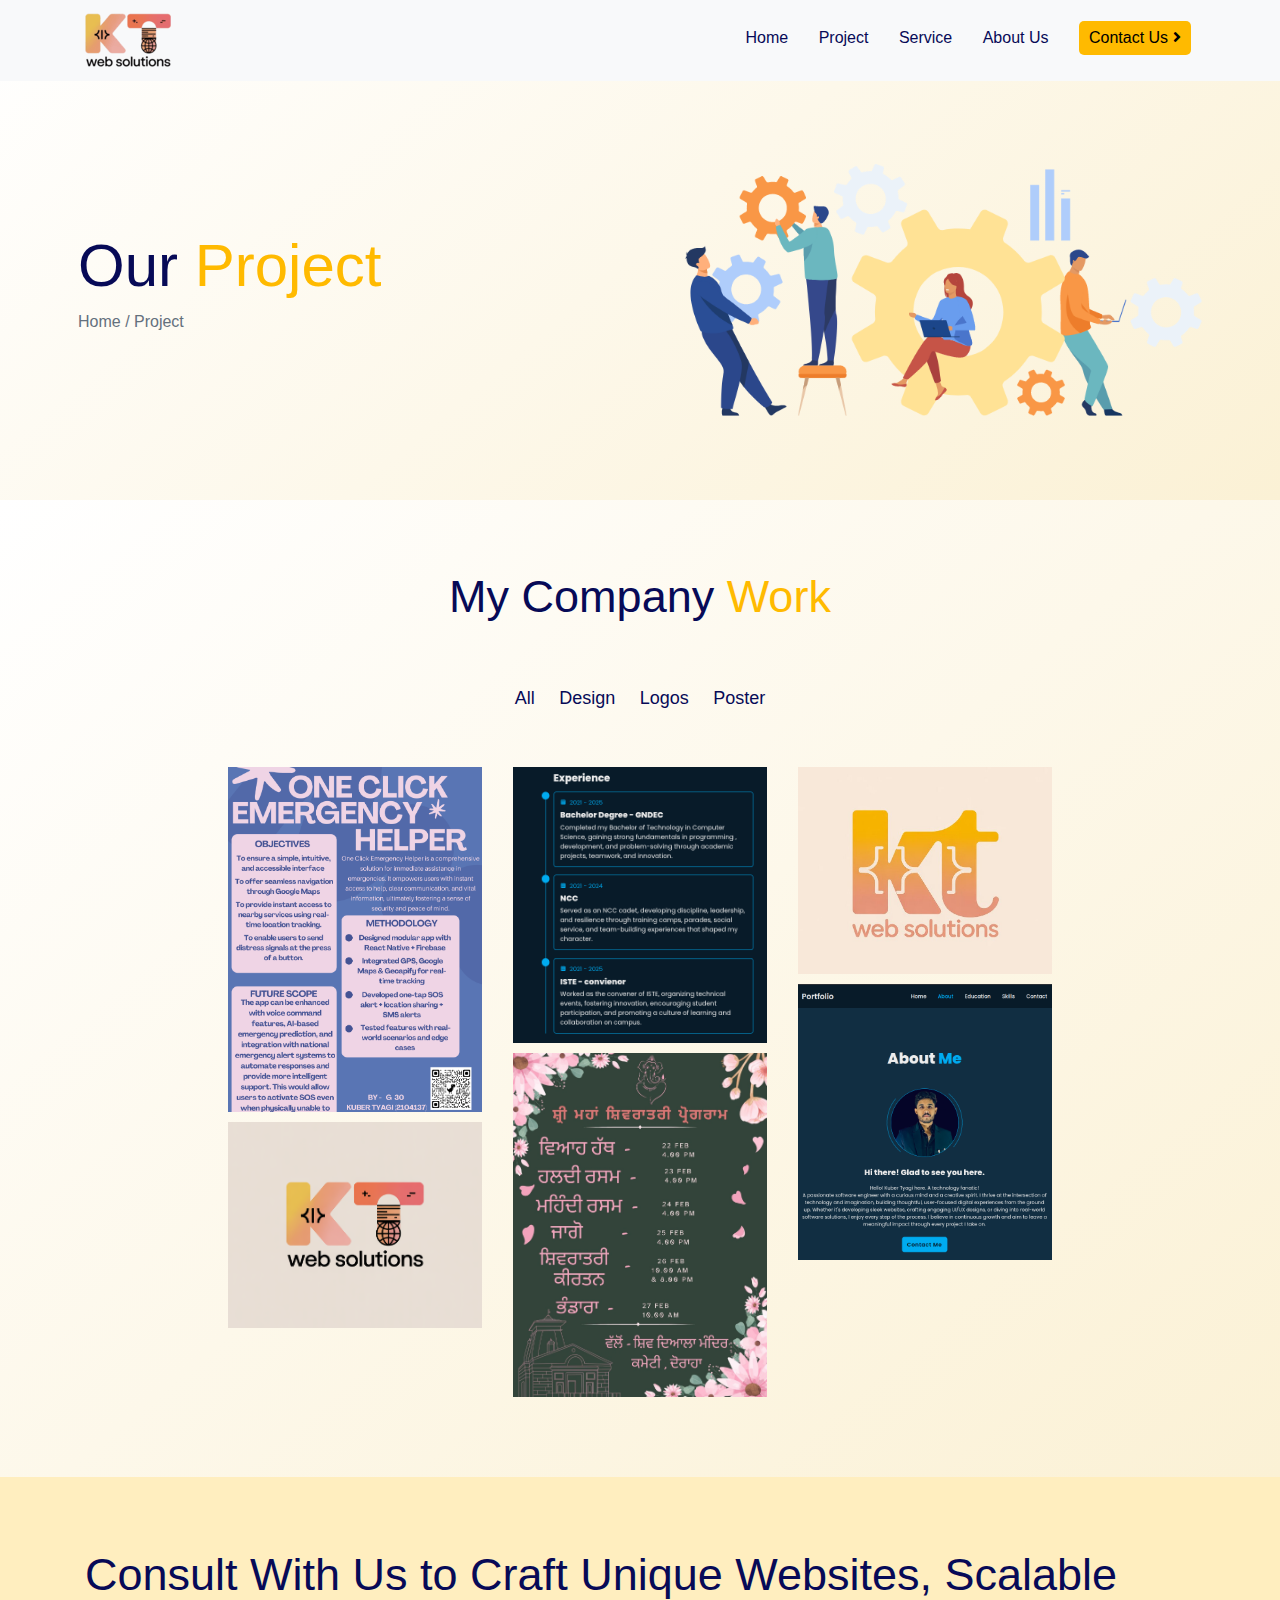
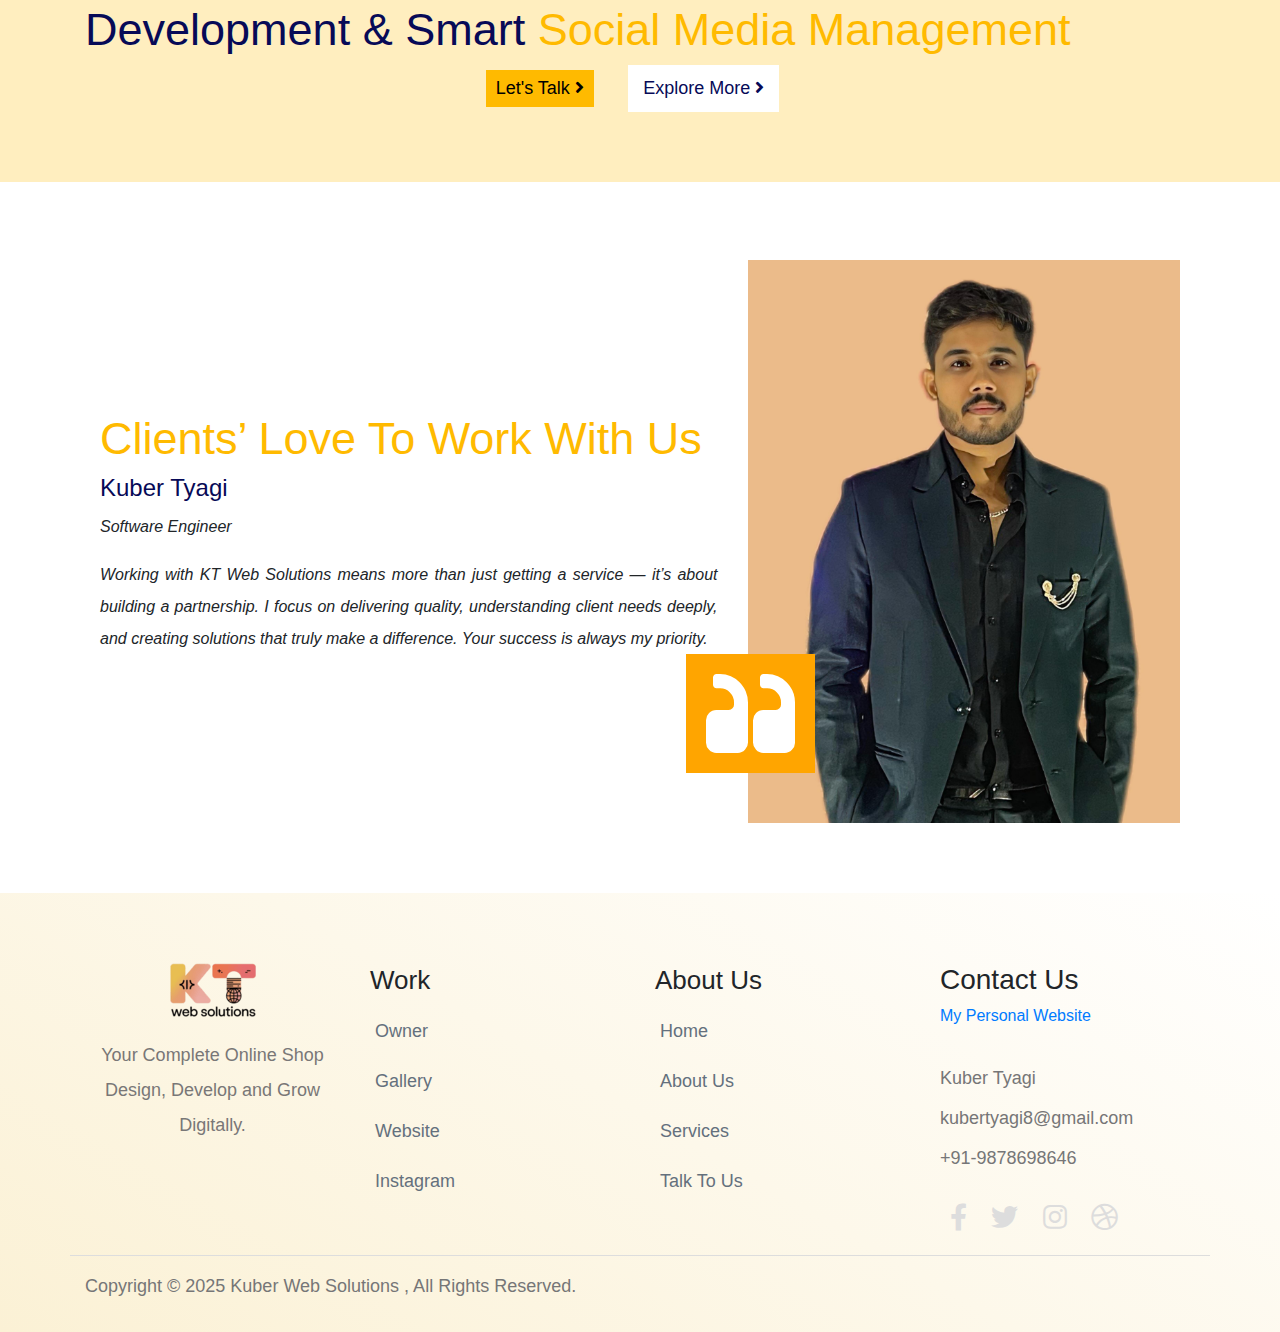
<file: project.html>
<!DOCTYPE html>
<html lang="en">

<head>
    <meta charset="UTF-8">
    <meta name="viewport" content="width=device-width, initial-scale=1.0">
    <title>K T Web Solutions</title>
    

 <!-- Adding Stylesheets -->
    <link rel="icon" href="./asset/image/logo1.png" type="image/png">
    <link rel="stylesheet" href="https://cdnjs.cloudflare.com/ajax/libs/font-awesome/5.7.1/css/all.min.css">
    <link rel="stylesheet" href="https://maxcdn.bootstrapcdn.com/bootstrap/4.0.0/css/bootstrap.min.css"
        integrity="sha384-Gn5384xqQ1aoWXA+058RXPxPg6fy4IWvTNh0E263XmFcJlSAwiGgFAW/dAiS6JXm" crossorigin="anonymous">
    <link rel="stylesheet" href="./asset/css/style.css">
    <link rel="stylesheet" href="./asset/css/responsive.css">
</head>
	
	<!-- Header Start  -->
    <section class="header contact-header">
        <!-- Header Navigation Start  -->
        <div class="container header-nav">
            <div class="row">
                <div class="col-md-12">
                    <nav class="navbar navbar-expand-lg navbar-light bg-light main-menu fixed-top">
                        <div class="container">
                            <a href="index.html" class="navbar-brand">
                                <img src="./asset/image/logo1.png" alt=" K T Web SolutionsLogo">
                            </a>
                            <button class="navbar-toggler" data-toggle="collapse" data-target="#beeToggler">
                                                             <span class="navbar-toggler-icon"></span>

                            </button>
                            <div class="collapse navbar-collapse" id="beeToggler">
                                <ul class="navbar-nav ml-auto ">
                                    <li><a href="./index.html">Home</a></li>
									&nbsp;
                                    <li><a href="./project.html">Project</a></li>
									&nbsp;
                                    <li><a href="./service.html">Service</a></li>
									&nbsp;
                                    <li><a href="./AboutUs.html">About Us</a></li>
									&nbsp;
                                   
                                    <li>
										<a href="./contact-us.html">
											<button class="nav-button">Contact Us <i class="fas fa-angle-right"></i> </button>
										</a>
									</li>
									&nbsp;
                                </ul>
                            </div>
                        </div>
                    </nav>
                </div>
            </div>
        </div>

        <!-- Header Navigation End  -->

        <!-- Header Banner Start  -->
        <div class="container header-content ">
            <div class="row h-100">
                <div class="col-md-6 centralize">
                    <div class="left-content ">
                        <h2>Our <span class="highlight">Project</span>
                        </h2>
                        <p>
                            Home / Project
                        </p>
                    </div>
                </div>
                <div class="col-md-6 centralize">
                    <div class="right-content">
                        <img src="./asset/image/Group 1387.png" alt="">
                    </div>
                </div>
            </div>
        </div>


    </section>

    <!-- Header End  -->
	
	<!-- Portfolio Start  -->

    <section class="portfolio section-padding" id="portfolio">
        <div class="container">
            <div class="row">
                <div class="col-md-12">
                    <h2 class="text-center portfolio-heading">My Company <span class="highlight">Work</span> </h2>
                </div>
            </div>
        </div>
        <div class="container mt-5">
            <div class="row">
                <div class="col-md-12">
                    <div class="portfolio-buttons text-center">
                        <button type="button" class="control" data-filter="all">All</button>
                        <button type="button" class="control" data-filter=".design">Design</button>
                        <button type="button" class="control" data-filter=".logos">Logos </button>
                        <button type="button" class="control" data-filter=".poster">Poster</button>
                        
                    </div>
                </div>
            </div>
        </div>
        <div class="container myMixCont text-center" data-ref="mixitup-container">
            <div class="row d-flex justify-content-center ">
                <div class="col-lg-3 col-md-3 col-sm-6 col-xs-6">
                    <a href="#"><img src="./asset/image/portfolio1.png"  class="img-fluid poster" data-ref="mixitup-target"></a>
                    <a href="#"><img src="./asset/image/portfolio3.png"  class="img-fluid logos" data-ref="mixitup-target"></a>
                  </div>
                  <div class="col-lg-3 col-md-3 col-sm-6 col-xs-6">
                  <a href="#"><img src="./asset/image/portfolio4.png"  class="img-fluid design" data-ref="mixitup-target"></a>
                  <a href="#"><img src="./asset/image/portfolio5.png"  class="img-fluid poster" data-ref="mixitup-target"></a>
                  </div> 
                  <div class="col-lg-3 col-md-3 col-sm-6 col-xs-6">
                  <a href="#"><img src="./asset/image/portfolio2.jpeg"  class="img-fluid logos" data-ref="mixitup-target"></a>
                  <a href="#"><img src="./asset/image/portfolio6.png"  class="img-fluid design" data-ref="mixitup-target"></a> 
                  </div>
                  
            </div>
            
        </div>
    </section>
	
	<!-- Portfolio End -->
	
	<!-- Portfolio Call to Action Start -->
	
	<section class="section-padding portfolio-call-to-action"> 
		<div class="container">
			<div class="row">
				<div class="col-md-12">
					<h2 style="text-align:left;">Consult With Us to Craft Unique Websites, Scalable Development & Smart 

                        
						<span class="highlight">Social Media Management</span> 
					</h2>
                    <div class="call-to-action">
                        <button onclick="window.location.href='contact-us.html'">
                            Let's Talk <i class="fas fa-angle-right"></i>
                          </button>
                          
					<a href="https://kubertyagi.netlify.app/"><button class="project-button-2">Explore More <i class="fas fa-angle-right"></i></button></a>
				</div>
			</div>
		</div>
	</section>

	<!-- Portfolio Call to Action End -->
	
	 <!-- Testimonial Start  -->

    <section class="testimonial section-padding" id="owner">
        <div class="container">
            <div class="card col-md-12 mt-2">
                <!-- <div id="carouselExampleControls" class="carousel slide" data-ride="carousel" data-interval="100000">
                    <div class="w-100 carousel-inner mb-5" role="listbox">
                        <div class="carousel-item active"> -->

                            <div class="row">
                                <div class="col-lg-7 d-flex flex-column justify-content-center">
                                    <div class="testimonial-description">
                                        <h3> Clients’ Love To Work With Us </h3>
                                        <div class="client-meta-data">
                                            <h5>Kuber Tyagi </h5>
                                            <p>Software Engineer </p>
                                            <p class="clients-feedback" style="text-align: justify;"> 
												Working with KT Web Solutions means more than just getting a service — it’s about building a partnership. 
                                                I focus on delivering quality, understanding client needs deeply, and creating solutions that truly make a 
                                                difference. Your success is always my priority.
											</p>
                                        </div>
                                    </div>
                                </div>
                                <div class="col-lg-5">
                                    <div class="client-picture">
                                        <img src="asset/image/owner.jpeg" alt="" class="img-fluid" />
                                        <img src="asset/image/coma.svg" alt="" class="coma" />
                                     </div>
                                </div>
                            </div> 
                        
                        <!--START php slide-->
                        
                        <!-- <div class="carousel-item">
                            <div class="row">
                                <div class="col-md-7 d-flex flex-column justify-content-center">
                                    <div class="testimonial-description">
                                        <h3> Clients’ Love To Work With Us </h3>
                                        <div class="client-meta-data">
                                            <h5>John Doe</h5>
                                            <p>Web Designer</p>
                                            <p class="clients-feedback">
												Lorem ipsum dolor sit amet, consectetur adipiscing elit. Nullam
												mauris, et congue magna pretium n. Maecenas ac luctus odio,
												In ut fermentum lorem. In nulla velit, mauris, et congue magna pretium magna
												pretium n.
											</p>
                                        </div>
                                    </div>
                                </div>
                                <div class="col-md-5">
                                    <div class="client-picture">
                                        <img src="asset/image/client 2.png" alt="" />
                                        <img src="./asset/image/coma.svg" alt="" class="coma" />
                                    </div>
                                </div>
                            </div> 

                        </div>
                        
                       <-- END php-->
               </div> 
            </div>
            </section>        
	
	
    <!-- Footer Start  -->

    <section class="footer section-padding">
        <div class="container">
            <div class="row">
                <div class="col-md-3">
                    <div class="footer-widget-1">
                        <img src="./asset/image/logo1.png" alt="">
                        <p>
                            Your Complete Online Shop Design, Develop and Grow Digitally.
                        </p>
                    </div>
                </div>
                <div class="col-md-3">
                    <div class="footer-widget-2">
                        <h3>Work</h3>
                        <ul>
                            <li><a href="#owner">Owner</a></li>
                            <li><a href="#portfolio">Gallery</a></li>
                            <li><a href="https://kubertyagi.netlify.app/">Website </a></li>
                            <li><a href="https://www.instagram.com/kuber_websolutions/">Instagram</a></li>
                        </ul>
                    </div>
                </div>
                <div class="col-md-3">
                    <div class="footer-widget-3">
                        <h3>About Us</h3>
                        <ul>
                            <li><a href="index.html">Home</a></li>
                            <li><a href="AboutUs.html">About Us</a></li>
                            <li><a href="service.html">Services</a></li>
                            <li><a href="contact-us.html">Talk To Us</a></li>
                        </ul>
                    </div>
                </div>
                <div class="col-md-3">
                    <div class="footer-widget-4">
                        <h3>Contact Us</h3>
                        <a href="https://kubertyagi.netlify.app/">My Personal Website   </a>
                        <p>
                            Kuber Tyagi <br>kubertyagi8@gmail.com <br> +91-9878698646
                        
                        </p>
                        <ul>
                            <li><a href="#"><i class="fab fa-facebook-f"></i></a></li>
                            <li><a href="#"><i class="fab fa-twitter"></i></a></li>
                            <li><a href="#"><i class="fab fa-instagram"></i></a></li>
                            <li><a href="#"><i class="fab fa-dribbble"></i></a></li>
                        </ul>
                    </div>
                </div>
            </div>
			
			<div class="row" style="border-top: 1px solid #ddd; padding-top: 10px;">
                <div class="col-md-10">
                    <div class="copyright-text">
                        <p>
                             Copyright © 2025 Kuber Web Solutions , All Rights Reserved.
                        </p>
                    </div>
                </div>
               
            </div>
        </div>
    </section>
    <!-- Footer End  -->
    <!--Adding Scripts-->
    <script src="https://code.jquery.com/jquery-3.5.1.min.js" integrity="sha256-9/aliU8dGd2tb6OSsuzixeV4y/faTqgFtohetphbbj0=" crossorigin="anonymous"></script>
    <script src="https://cdnjs.cloudflare.com/ajax/libs/popper.js/1.12.9/umd/popper.min.js"
        integrity="sha384-ApNbgh9B+Y1QKtv3Rn7W3mgPxhU9K/ScQsAP7hUibX39j7fakFPskvXusvfa0b4Q"
        crossorigin="anonymous"></script>
    <script src="https://maxcdn.bootstrapcdn.com/bootstrap/4.0.0/js/bootstrap.min.js"
        integrity="sha384-JZR6Spejh4U02d8jOt6vLEHfe/JQGiRRSQQxSfFWpi1MquVdAyjUar5+76PVCmYl"
        crossorigin="anonymous"></script>
        <script src="./asset/js/mixitup.min.js"></script>
    <script src="./asset/js/main.js"></script>
</body>

</html>
</file>
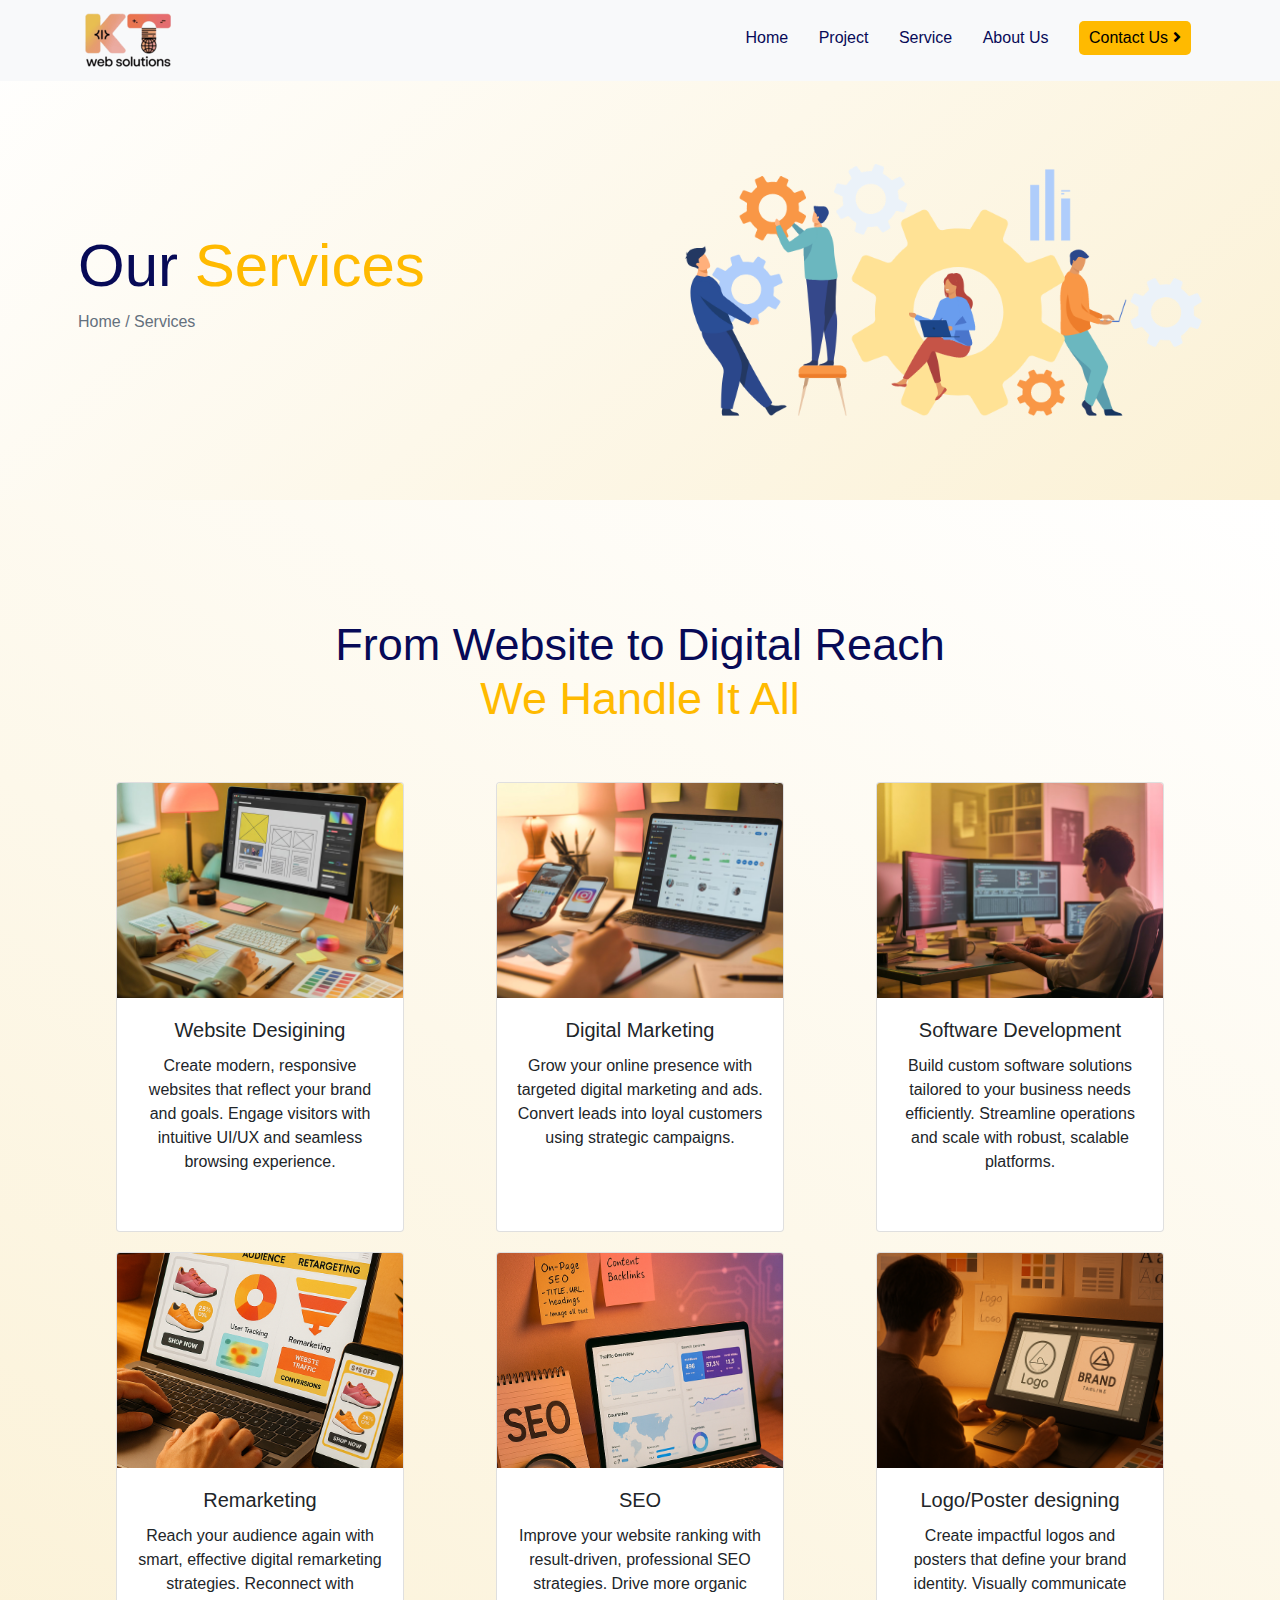
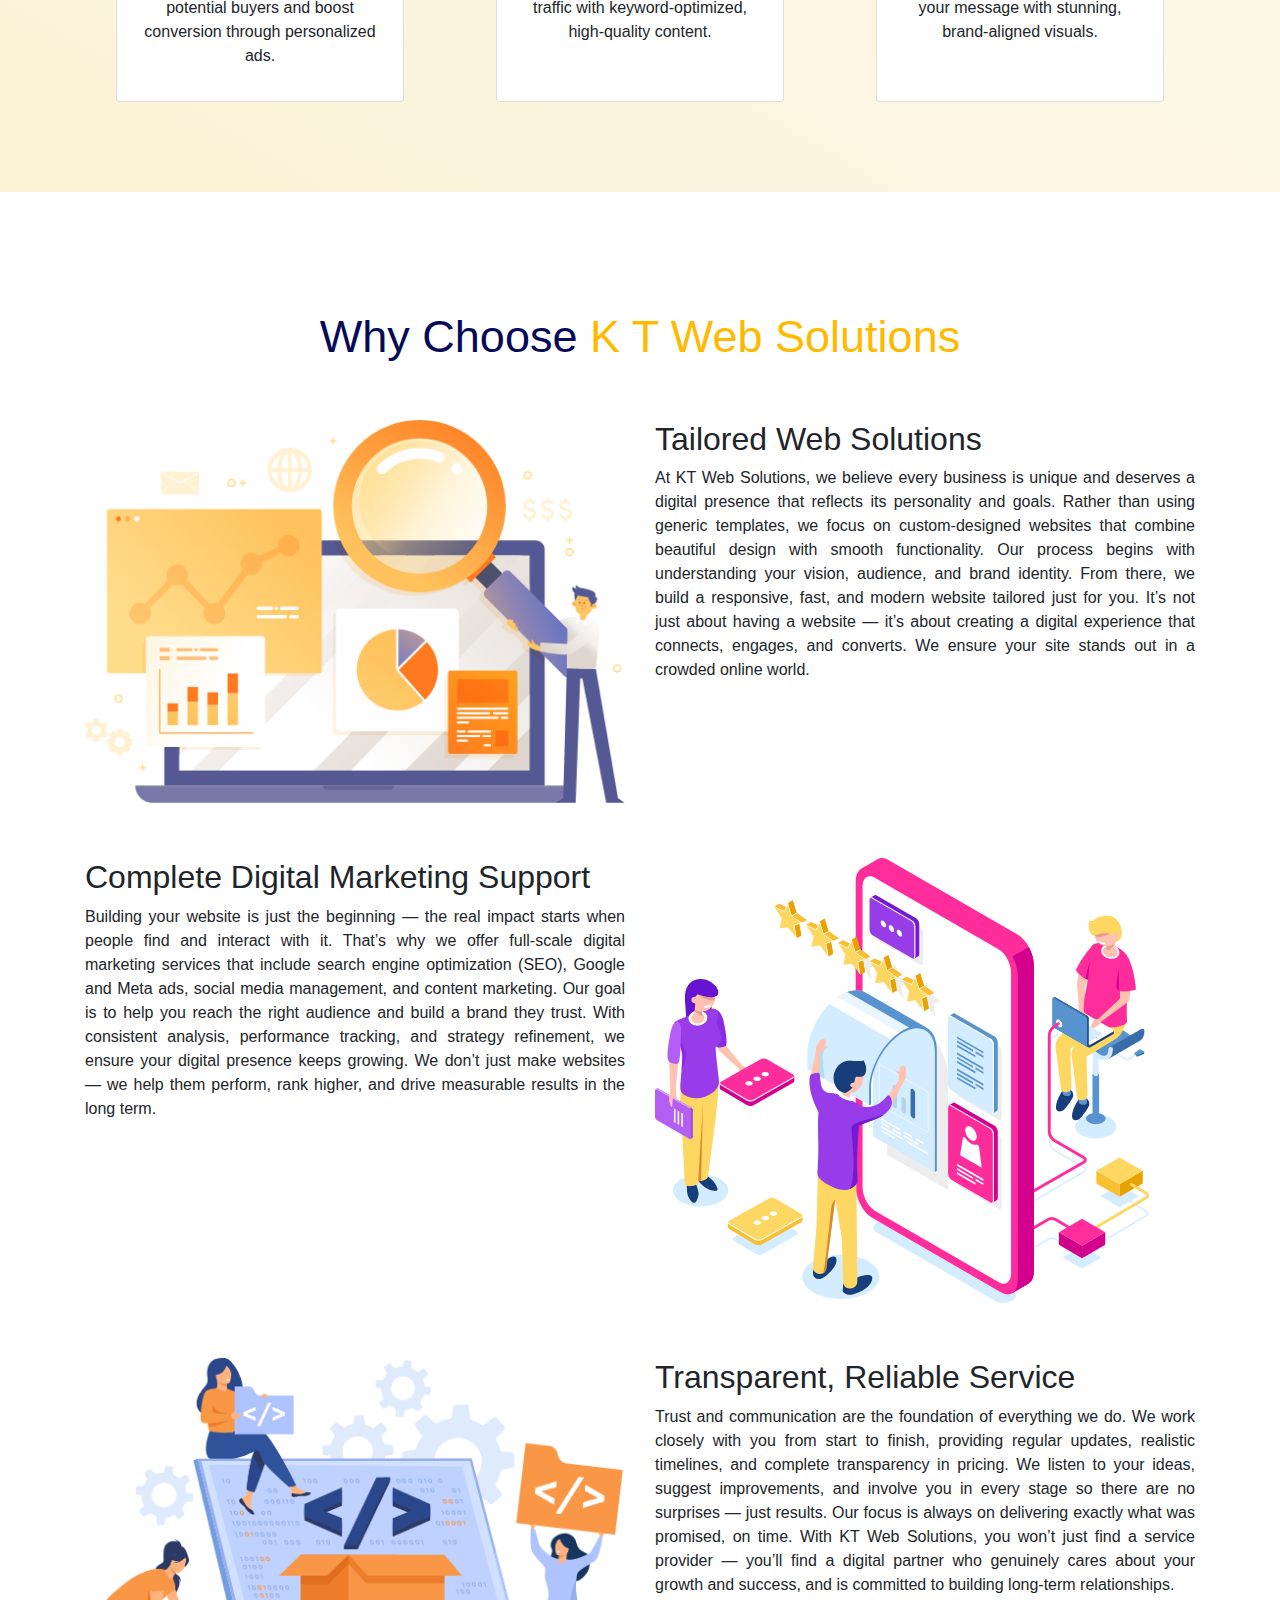
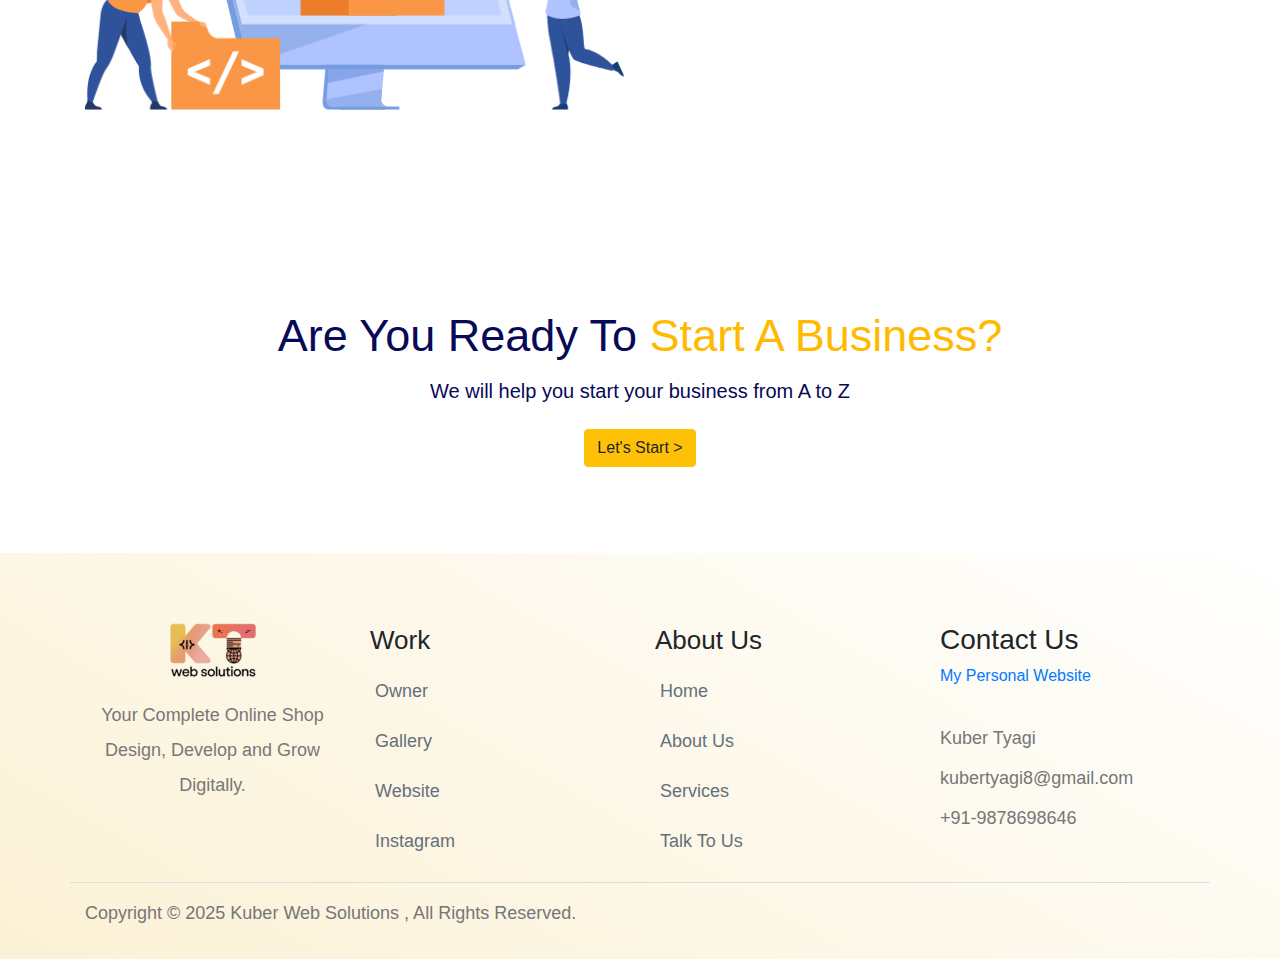
<file: service.html>
<!DOCTYPE html>
<html lang="en">

<head>
    <meta charset="UTF-8">
    <meta name="viewport" content="width=device-width, initial-scale=1.0">
    <title>K T Web Solutions</title>
    

 <!-- Adding Stylesheets -->
    <link rel="icon" href="./asset/image/logo1.png" type="image/png">
    <link rel="stylesheet" href="https://cdnjs.cloudflare.com/ajax/libs/font-awesome/5.7.1/css/all.min.css">
    <link rel="stylesheet" href="https://maxcdn.bootstrapcdn.com/bootstrap/4.0.0/css/bootstrap.min.css"
        integrity="sha384-Gn5384xqQ1aoWXA+058RXPxPg6fy4IWvTNh0E263XmFcJlSAwiGgFAW/dAiS6JXm" crossorigin="anonymous">
    <link rel="stylesheet" href="./asset/css/style.css">
    <link rel="stylesheet" href="./asset/css/responsive.css">
</head>
<body>
    <!-- Header Start  -->
    <section class="header contact-header">
        <!-- Header Navigation Start  -->
        <div class="container header-nav">
            <div class="row">
                <div class="col-md-12">
                    <nav class="navbar navbar-expand-lg navbar-light bg-light main-menu fixed-top">
                        <div class="container">
                            <a href="index.html" class="navbar-brand">
                                <img src="./asset/image/logo1.png" alt=" K T Web SolutionsLogo">
                            </a>
                            <button class="navbar-toggler" data-toggle="collapse" data-target="#beeToggler">
                                                             <span class="navbar-toggler-icon"></span>

                            </button>
                            <div class="collapse navbar-collapse" id="beeToggler">
                                <ul class="navbar-nav ml-auto ">
                                    <li><a href="./index.html">Home</a></li>
									&nbsp;
                                    <li><a href="./project.html">Project</a></li>
									&nbsp;
                                    <li><a href="./service.html">Service</a></li>
									&nbsp;
                                    <li><a href="./AboutUs.html">About Us</a></li>
									&nbsp;
                                   
                                    <li>
										<a href="./contact-us.html">
											<button class="nav-button">Contact Us <i class="fas fa-angle-right"></i> </button>
										</a>
									</li>
									&nbsp;
                                </ul>
                            </div>
                        </div>
                    </nav>
                </div>
            </div>
        </div>

        <!-- Header Navigation End  -->

        <!-- Header Banner Start  -->
        <div class="container header-content ">
            <div class="row h-100">
                <div class="col-md-6 centralize">
                    <div class="left-content ">
                        <h2>Our <span class="highlight">Services</span>
                        </h2>
                        <p>
                            Home / Services
                        </p>
                    </div>
                </div>
                <div class="col-md-6 centralize">
                    <div class="right-content">
                        <img src="./asset/image/Group 1387.png" alt="">
                    </div>
                </div>
            </div>
        </div>


    </section>

    <!-- Header End  -->
    
<!-- Services Start  -->
<section class="services section-padding">
    <div class="container">
        <div class="row">
            <h2 class="text-center w-100 service-heading py-5">From Website to Digital Reach <br>
                <span class="highlight"> We Handle It All</span> </h2>
        </div>
    </div>
	
    <div class="container">
		<div class="row card-row-gap">
		
			<div class=" col-md-6 col-lg-4 col-sm-12 d-flex justify-content-center">
				<div class="card service-block-card" style="width: 18rem;">
					<img src="./asset/image/websitedesigning.jpeg" class="card-img-top" alt="ui_design_card">
					<div class="card-body">
					  <h5 class="card-title">Website Desigining</h5>
					  <p class="card-text">Create modern, responsive websites that reflect your brand and goals.
                        Engage visitors with intuitive UI/UX and seamless browsing experience.</p>
					</div>
				 </div>
			</div>
			
			<div class="col-md-6 col-lg-4 col-sm-12 d-flex justify-content-center">
				<div class="card service-block-card" style="width: 18rem;">
				<img src="./asset/image/digitalmarketing.jpeg" class="card-img-top" alt="ui_design_card">
				<div class="card-body">
				  <h5 class="card-title">Digital Marketing</h5>
				  <p class="card-text">Grow your online presence with targeted digital marketing and ads.
                    Convert leads into loyal customers using strategic campaigns.</p>
			</div>
			  </div>
			</div>
			
			<div class="col-md-6 col-lg-4 col-sm-12 d-flex justify-content-center">
				<div class="card service-block-card" style="width: 18rem;">
				<img src="./asset/image/softwaredevelopment.jpeg" class="card-img-top" alt="ui_design_card">
				<div class="card-body">
				  <h5 class="card-title">Software Development</h5>
				  <p class="card-text">Build custom software solutions tailored to your business needs efficiently.
                    Streamline operations and scale with robust, scalable platforms.</p>
			</div>
			  </div>
			</div>
			
			<div class=" col-md-6 col-lg-4 col-sm-12 d-flex justify-content-center">
				<div class="card service-block-card" style="width: 18rem;">
					<img src="./asset/image/remarketing.png" class="card-img-top" alt="ui_design_card">
					<div class="card-body">
					  <h5 class="card-title">Remarketing</h5>
					  <p class="card-text">Reach your audience again with smart, effective digital remarketing strategies.
                        Reconnect with potential buyers and boost conversion through personalized ads. </p>
					</div>
				 </div>
			</div>
			
			<div class="col-md-6 col-lg-4 col-sm-12 d-flex justify-content-center">
				<div class="card service-block-card" style="width: 18rem;">
				<img src="./asset/image/seo.png" class="card-img-top" alt="ui_design_card">
				<div class="card-body">
				  <h5 class="card-title">SEO</h5>
				  <p class="card-text">Improve your website ranking with result-driven, professional SEO strategies.
                    Drive more organic traffic with keyword-optimized, high-quality content.</p>
				</div>
			  </div>
			</div>
			
			<div class="col-md-6 col-lg-4 col-sm-12 d-flex justify-content-center">
				<div class="card service-block-card" style="width: 18rem;">
				<img src="./asset/image/posterlogo.png" class="card-img-top" alt="ui_design_card">
				<div class="card-body">
				  <h5 class="card-title">Logo/Poster designing</h5>
				  <p class="card-text">Create impactful logos and posters that define your brand identity.
                    Visually communicate your message with stunning, brand-aligned visuals.</p>
				</div>
			  </div>
			</div>
			
		</div>
		
    
	
    


    </div>
</section>

<!--Why choose K T Web Solutions-->

<section class="service-type section-padding">
    <div class="container">
        <div class="row">
            <h2 class="text-center w-100 service-heading py-5">Why Choose 
                <span class="highlight">K T Web Solutions</span> </h2>
        </div>

    </div>

    <div class="container">
		<div class="row service-type-gap why-choose">
			<div class="col-md-6">
				
				<img src="./asset/image/Group 1460.png" class="img-fluid">

			</div>
			<div class="col-md-6">
				<h2>Tailored Web Solutions</h2>
				<p style="text-align: justify;"> 
                    At KT Web Solutions, we believe every business is unique and deserves a digital presence that reflects its personality and goals. Rather 
                    than using generic templates, we focus on custom-designed websites that combine beautiful design with smooth functionality. Our process begins 
                    with understanding your vision, audience, and brand identity. From there, we build a responsive, fast, and modern website tailored just for you. 
                    It’s not just about having a website — 
                    it’s about creating a digital experience that connects, engages, and converts. We ensure your site stands out in a crowded online world.				</p>
				
			</div>
		</div>
		<div class="row service-type-gap why-choose" >
			<div class="col-md-6">
				<h2>Complete Digital Marketing Support
                </h2>
				<p style="text-align: justify;"> 
                    Building your website is just the beginning — the real impact starts when people find and interact with it. That’s why we offer full-scale digital 
                    marketing services that include search engine optimization (SEO), Google and Meta ads, social media management, and content marketing. Our goal is 
                    to help you reach the right audience and build a brand they trust. With consistent analysis, performance tracking, and strategy refinement, we ensure
                     your digital presence keeps growing. We don’t just make websites — we help them perform, rank higher, and drive measurable results in the long term.

				</p>
        </div>
        <div class="col-md-6">
            <img src="./asset/image/Group 1521.png" class="img-fluid">

        </div>
    </div>
	
    <div class="row service-type-gap why-choose">
        <div class="col-md-6">
            <img src="./asset/image/Group 1538.png" class="img-fluid">

        </div>
        <div class="col-md-6">
            <h2>Transparent, Reliable Service</h2>
            <p style="text-align: justify;"> 
                Trust and communication are the foundation of everything we do. We work closely with you from start to finish, providing regular updates, realistic timelines, 
                and complete transparency in pricing. We listen to your ideas, suggest improvements, and involve you in every stage so there are no surprises — just results. 
                Our focus is always on delivering exactly what was promised, on time. With KT Web Solutions, you won’t just find a service provider — you’ll find a digital 
                partner who genuinely cares about your growth and success, and is committed to building long-term relationships.			</p>
        

        </div>
    </div>
    </div>
</section>
<!--lets start-->
<section class="lets-start section-padding">
    <div class="container">
        <div class="row">
            <h2 class="text-center w-100 service-heading py-1">Are You Ready To  
                <span class="highlight">Start A Business?</span> </h2>
                <div class="text-center w-100 service-heading py-1" id="bottombutton">
                    <h5>We will help you start your business from A to Z</h5>
                    <a href="contact-us.html"><button type="button" class="btn btn-warning">Let's Start ></button></a>
                </div> 
                
        </div>


    </div>

</section>

   
  <!-- Footer Start  -->

  <section class="footer section-padding">
    <div class="container">
        <div class="row">
            <div class="col-md-3">
                <div class="footer-widget-1">
                    <img src="./asset/image/logo1.png" alt="">
                    <p>
                        Your Complete Online Shop Design, Develop and Grow Digitally.
                    </p>
                </div>
            </div>
            <div class="col-md-3">
                <div class="footer-widget-2">
                    <h3>Work</h3>
                    <ul>
                        <li><a href="#owner">Owner</a></li>
                        <li><a href="#portfolio">Gallery</a></li>
                        <li><a href="https://kubertyagi.netlify.app/">Website </a></li>
                        <li><a href="https://www.instagram.com/kuber_websolutions/">Instagram</a></li>
                    </ul>
                </div>
            </div>
            <div class="col-md-3">
                <div class="footer-widget-3">
                    <h3>About Us</h3>
                    <ul>
                        <li><a href="index.html">Home</a></li>
                        <li><a href="AboutUs.html">About Us</a></li>
                                                    <li><a href="service.html">Services</a></li>


                        <li><a href="contact-us.html">Talk To Us</a></li>
                    </ul>
                </div>
            </div>
            <div class="col-md-3">
                <div class="footer-widget-4">
                    <h3>Contact Us</h3>
                    <a href="https://kubertyagi.netlify.app/">My Personal Website   </a>
                    <p>
                        Kuber Tyagi <br>kubertyagi8@gmail.com <br> +91-9878698646
                    
                    </p>

                   
                </div>
            </div>
        </div>
        
        <div class="row" style="border-top: 1px solid #ddd; padding-top: 10px;">
            <div class="col-md-10">
                <div class="copyright-text">
                    <p>
                         Copyright © 2025 Kuber Web Solutions , All Rights Reserved.
                    </p>
                </div>
            </div>
           
        </div>
    </div>
</section>
<!-- Footer End  -->
    <!--Adding Scripts-->
    <script src="https://code.jquery.com/jquery-3.5.1.min.js" integrity="sha256-9/aliU8dGd2tb6OSsuzixeV4y/faTqgFtohetphbbj0=" crossorigin="anonymous"></script>
    <script src="https://cdnjs.cloudflare.com/ajax/libs/popper.js/1.12.9/umd/popper.min.js"
        integrity="sha384-ApNbgh9B+Y1QKtv3Rn7W3mgPxhU9K/ScQsAP7hUibX39j7fakFPskvXusvfa0b4Q"
        crossorigin="anonymous"></script>
    <script src="https://maxcdn.bootstrapcdn.com/bootstrap/4.0.0/js/bootstrap.min.js"
        integrity="sha384-JZR6Spejh4U02d8jOt6vLEHfe/JQGiRRSQQxSfFWpi1MquVdAyjUar5+76PVCmYl"
        crossorigin="anonymous"></script>
        <script src="./asset/js/mixitup.min.js"></script>
    <script src="./asset/js/main.js"></script>
</body>

</html>
</file>
<file: asset/css/responsive.css>
/* Project Page  */
@media only screen and (max-width: 576px) { 
 
  .container.header-content {
  padding-bottom: 8px; height: 900px;
}
.about.right-content {display: none;}

}

.container.header-content {
  padding: 8px; height: 550px;
}
@media only screen and (max-width: 576px) {
    
    .left-content h2{
        font-size: 45px;
    }
    .service-heading{
        font-size: 35px;
    }
    h2.portfolio-heading,section.portfolio-call-to-action h2{
        font-size: 35px;
        line-height: 45px;
    }
    .section-padding{
        padding: 30px;
    }
    button.project-button-1{
        margin-bottom: 20px;
    }
    .testimonial-description h3{
        font-size: 35px;
    }
    
  }
  @media only screen and (max-width: 1200px){
    .coma{
        left: 0%;
    }
  }
  @media only screen and (max-width: 1200px){
    a.carousel-control-prev.testimonial-control{
        top: 85%;
    }
    a.carousel-control-next.testimonial-control{
        top: 85%;
        margin-left: 20px;
       
    }
  }
  @media only screen and (max-width: 767px){
    .client-picture img{
          max-height: 350px;
      }
      .client-picture img.coma{
          top:55%;
          left: 5%;
          display: none;
      }
      .container.header-content {
        padding: 8px; height: 700px;
      }
  }


  /* Team Page  */

  @media only screen and (max-width: 992px){
    .achivement-item{
        margin-top: 45px;
    }
  }
  @media only screen and (max-width: 768px){
    .blog-container .row{
        margin-bottom: 40px;
    }
  }
  
/* Contact Us Page  */

  @media only screen and (max-width: 768px){
    .office-block{
        margin-bottom: 40px;
    }
  }
  
  @media only screen and (max-width: 992px){
    .partner img{
        margin-bottom: 25px;
    }
  }
  @media only screen and (max-width: 768px){
    .partner img{
        margin-bottom: 35px;
    }
  }
  
  /* Service Details Page  */
  
  @media only screen and (max-width:768px){
	  .contact-header .right-content img{
		  width:70% !important;
	  }
    .right-content {padding: 20px;}
  
  }
</file>
<file: asset/css/style.css>
/*
Project:    K T Web Solutions
Version:    1.0
Author Name: K T Web Solutions
Primary use:    Official Site
*/

/*Reset CSS*/
*{
    margin: 0;
    padding: 0;
}
html,body{
    height: 100%;
    font-family:sans-serif;
    scroll-behavior: smooth;
}
a:hover{
    text-decoration: none;
}
.section-padding{
    padding: 70px;
}
/* Adding Fonts*/

@import url('https://fonts.googleapis.com/css2?family=Poppins:wght@400;500&family=Roboto:wght@400;500&display=swap');

.header{
    background: linear-gradient(-40deg, #FBF1D5, #fff);
    
}

/* Header Navigation Styles */
.header-nav {
    min-height: 90px;
}
.navbar-brand img{
    width: 100%;
    height: auto;
}
.main-menu ul li{
    margin-left: 26px;
    text-align: center;
}
.main-menu ul li a{
    font-family: 'Poppins', sans-serif;
    color: #070A57;
    font-weight: 500;
    font-size: 16px;
}
.main-menu ul li:hover{
    transform: scale(1.1);
    transition: 0.5s all ease;
}
button.nav-button{
    background:#FFBA00;
    font-family: 'Poppins', sans-serif;
    font-size: 16px;
    padding: 5px 10px;
    border: none;
    vertical-align: middle;
    margin-top: -5px;
    border-radius: 5px;
}

/* Header Banner Area Styles */

.container.header-content {
   padding: 80px; height: 550px;
}
.highlight{
    color: #FFBA00;
}
.left-content h2 {
    font-family: 'Roboto', sans-serif;
    font-size: 60px;
    font-weight: 500;
    color: #070A57;
}
.centralize{
    display: flex;
    align-items: center;
}
.left-content p {
    font-family: 'Roboto',sans-serif;
    font-size: 16px;
    font-weight: 400;
    color: #64707D;
}
.call-to-action button {
    background: #FFBA00;
    border: none;
    font-family: 'Roboto',sans-serif;
    font-size: 18px;
    font-weight: 500;
    padding: 5px 10px;
}
.call-to-action a {
    font-family: 'Roboto',sans-serif;
    font-size: 18px;
    font-weight: 500;
    color: #FFBA00;
    text-decoration: underline;
    margin-left: 30px;
}
.right-content img{
    width: 100%;
    padding-left: 30px;
}

/* Work process syles */

.process-block {
    text-align: center;
    padding-top: 10px;
}

.process-block img {
    background: #FBF5E5;
    border: 2px dotted #FFBA00;
    padding: 15px 20px;
    border-radius: 8px;
    margin-bottom: 15px;
}

.process-block p {
    font-family: 'Roboto',sans-serif;
    font-size: 18px;
    font-weight: 400;
    padding-top: 10px;
}

.process-block h3 {
    font-family: 'Roboto',sans-serif;
    font-size: 26px;
    font-weight: 500;
}
.project-discussion{
    margin-left: 30px;
}
.project-discussion h2 {
    font-family: 'Roboto',sans-serif;
    font-size: 45px;
    font-weight: 500;
    color: #070A57;}

.project-discussion p {
    font-family: 'Roboto',sans-serif;
    font-size: 18px;
    line-height: 35px;
    color: #64707D;}

.project-discussion button {
    background: #FFBA00;
    border: none;
    font-family: 'Roboto',sans-serif;
    font-size: 18px;
    font-weight: 500;
    padding: 10px 15px;
}

/* Services styles  */
.services{
    background: linear-gradient(30deg, #FBF1D5, #fff);
}
.service-heading {
    font-family: 'Roboto',sans-serif;
    font-size: 45px;
    font-weight: 500;
    color: #070A57;
}

/* Multiframe Carousel  */

@media (min-width: 768px) {

    .service-carousel.carousel-inner .carousel-item-right.active,
    .service-carousel.carousel-inner .carousel-item-next {
        transform: translateX(50%);
    }

    .service-carousel.carousel-inner .carousel-item-left.active,
    .service-carousel.carousel-inner .carousel-item-prev {
        transform: translateX(-50%);
    }
}

/* large - display 3 */
@media (min-width: 992px) {

    .service-carousel.carousel-inner .carousel-item-right.active,
    .service-carousel.carousel-inner .carousel-item-next {
        transform: translateX(33%);
    }

    .service-carousel.carousel-inner .carousel-item-left.active,
    .service-carousel.carousel-inner .carousel-item-prev {
        transform: translateX(-33%);
    }
}

@media (max-width: 768px) {
    .service-carousel.carousel-inner .carousel-item>div {
        display: none;
    }

    .service-carousel.carousel-inner .carousel-item>div:first-child {
        display: block;
    }
}

 .carousel-inner .carousel-item.active,
 .carousel-inner .carousel-item-next,
 .carousel-inner .carousel-item-prev {
    display: flex;
}

 .carousel-inner .carousel-item-right,
 .carousel-inner .carousel-item-left {
    transform: translateX(0);
}
.service-card h5{
	font-family:'Roboto',sans-serif;
	font-size:26px;
	font-weight:500;
	color:#070A57;
}
.service-card p{
	font-family:'Roboto',sans-serif;
	font-size:18px;
	color:#64707D;
}
.service-card a{
	color:#64707D;
	font-family:'Roboto',sans-serif;
	font-size:18px;
	font-weight:500;
	color:#64707D;
	text-decoration:underline;
}
.service-card a:hover{
	color:#FFBA00;
	transition:all 0.5s ease;
}
.service-control-prev, .service-control-next {
    height: 50px;
    width: 50px;
    outline: black;
    background-color: #FFBA00;
    background-size: 100%, 100%;
    border-radius: 3px;
}
.service-control-next {
    margin-right: -105px;
}

.service-control-prev {
    margin-left: -205px;
}
.service-card {
    min-height: 495px;
}

/* Testimonial Styles  */
.testimonial .card{
    border: none !important;
}

a.carousel-control-prev.testimonial-control {
    top: 60%;
}

a.carousel-control-next.testimonial-control {
    top: 60%;
    left: 5%;
}
.testimonial-control{
    max-width: 32px;
}
.testimonial-description h3 {
	font-family: 'Roboto',sans-serif;
	font-size: 45px;
	font-weight: 500;
	color: #FFBA00;
    }


.testimonial-control-icon {
	background: #FFBA00;
	color: #070A57;
	height: 32px;
    width: 32px;
    padding:5px;
}
.client-meta-data h5 {
	font-family: 'Roboto',sans-serif;
	font-size: 24px;
	font-weight: 500;
	color: #070A57;
	}


.client-meta-data p {
	font-family: 'Rubik',sans-serif;
	font-size: 16px;
	font-style: italic;
	line-height:32px
	}
.coma{
    position: absolute;
    top: 70%;
    left: -10%;
    background: orange;
    padding: 20px;
}

/* Portfolio Styles  */

.portfolio{
    background: linear-gradient(-40deg, #FBF1D5, #fff);
}
 h2.portfolio-heading{
    font-family: 'Roboto',sans-serif;
    font-size: 45px;
    font-weight: 500;
    color: #070A57;
}
.portfolio-buttons button {
    background: transparent;
    border: none;
    padding: 5px 10px;
    font-family: 'Roboto',sans-serif;
    font-size: 18px;
    font-weight: 500;
    color: #070A57;
}

.portfolio-buttons button:hover {
    color: #FFBA00;
}

.portfolio-buttons {
    margin-bottom: 20px;
}
.myMixCont{
    margin-top: 30px;
}
.myMixCont img{
    margin-bottom: 10px;
}
/* Partner Section Styles  */

.partner-heading {
    font-family: 'Roboto',sans-serif;
    font-size: 45px;
    font-weight: 500;
    color: #070A57;
}

/* Footer Styles */

.footer{
    background: linear-gradient(30deg, #FBF1D5, #fff);
}
section.footer.section-padding {
    padding-bottom: 10px;
}
.footer-widget-1 img{   display: block;
    margin-left: auto;
    margin-right: auto;}

.footer-widget-1 p {
    font-family: 'Roboto',sans-serif;
    font-size: 18px;
    line-height: 35px;
    margin-top: 20px;
    text-align: center;
    color: #797777;
}
.footer-widget-2 h3,.footer-widget-3 h3 {font-family: 'Roboto',sans-serif;font-size: 26px;font-weight: 500;line-height: 35px;}

.footer-widget-2 ul li,.footer-widget-3 ul li {
    list-style: none;
    padding: 5px;
}

.footer-widget-2 ul li a,.footer-widget-3 ul li a {
    font-family: 'Roboto',sans-serif;
    font-size: 18px;
    line-height: 40px;
    color: #64707D;
}
.footer-widget-4 p{
    font-family: 'Roboto',sans-serif;
    font-size: 18px;
    font-weight: 400;
    line-height: 40px;
    margin-top: 30px;
    margin-bottom: 20px;
    color: #767677;
}
.footer-widget-4 ul li{
    list-style-type: none;
    display: inline;
    padding: 5px 10px;
    font-size: 27px;
}
.footer-widget-4 ul li a {
    color: #DDDDDD;
}

.footer-widget-4 ul li a:hover {
    color: #FFBA00;
    transition: all 0.5s ease-in-out;
}
.copyright-text p {font-family: 'Roboto',sans-serif;font-size: 18px;font-weight: 400;color: #64707D;line-height: 40px; color: #767677;}
.messenger i {
    color: #fff;
    background: #FFBA00;
    font-size: 40px;
    padding: 5px 10px;
}
/* Contact Us Styling  */

.contact-header{
    max-height: 500px;
}
.contact-header .right-content img{
    width: 100% !important;
}
.contact-header .container.header-content{
    max-height: 400px;
}

/* Office Blocs Styleing  */

.office-block {
    padding: 15px;
    border: 2px dotted #FFBA00;
    text-align: center;
}

.office-block h3 {font-family: 'Roboto',sans-serif;font-weight: 500;font-size: 35px;line-height: 32px;color: #070A57;padding: 25px 0px;}

.office-block p {font-family: 'Roboto',sans-serif;font-size: 18px;line-height: 35px;color: #64707D;}

#project-details form {
    background-color: white;
    color: #888888;
    text-align: left;
    padding-top: 20px;
  }
  
  #project-details label {
    display: none;
  }
  
  #project-details input,
  #project-details  textarea {
    /* to create space for placing icon*/
    padding: 20px 10px 20px 32px;
    border-color: transparent;
    /* background-color: #FFDE11; */
    border-radius: 4px;
    border: 1px solid #DDDDDD;
  }
  
  #project-details .btn-default {
    margin-top: 5px;
    margin-bottom: 30px;
    padding: 15px 36px;
    background-color: #FFBA00;
    border: 0px;
    color: #070A57;
    width: 100%;
    border-radius: 5px;
    font-family: 'Roboto',sans-serif;
    font-size: 18px;
    font-weight: 500;
  }
  
  #project-details .btn-default:hover,
  #project-details .btn-default:focus {
    border-color: transparent;
    outline: 0px auto -webkit-focus-ring-color;
  }
  
  /*position should be relative and z-index greater than one*/
  #project-details .icon {
    position: relative;
    float: right;
    padding-right: 10px;
    margin-top: -30px;
    z-index: 2;
    color: #586794;
  }
  
  #project-details .icon-textarea {
    float: right;
    margin-top: -150px;
    padding-right: 10px;
    position: relative;
    z-index: 2;
    color: #586794;
  }
  #project-type{
    width: 100%;
    font-family: 'Roboto',sans-serif;
    font-size: 18px;
    color: #64707D;
    border: 1px solid #ddd;
    padding:7px 10px 7px 32px;
  }

  /* Service Page Styles  */

 
section.services {
    text-align: center;
}
/*  
.card-row-gap {
    padding-bottom: 2rem;
}
.card-body{
background-color: #ffebef;

}
a.card-body{
    text-decoration: underline;
}
.best-solution img{
	width:100%;
	height:auto;
}

/* why choose K T Web Solutions 

.service-type-gap {
 padding-bottom: 8rem;
}
h2.col-md-6 {
    padding-bottom: 3rem;
    padding-top: 2rem;
} */
.feature-design-image {
    margin-bottom: 25px;
	    display: flex;
    justify-content: center;
}
section.header.contact-header {
    padding-bottom: 50px;
}
.card.service-block-card img {
    width: 100%;
    height: auto;
}

.card.service-block-card {
    min-height: 450px;
    margin-bottom: 20px;
}
.why-choose img {
    margin-bottom: 25px;
}

.why-choose {
    padding-bottom: 30px;
}
/* Blog Page Styles  */
.blog-post {
    border: 1px solid #DDDDDD;
    padding: 15px;
}
.blog-category p {
	font-family: 'Roboto',sans-serif;
	font-size: 14px;
	color: #FFBA00;
	line-height: 35px;
	}

.blog-content h2.blog-title {
	font-family: 'Roboto',sans-serif;
	font-size: 26px;
	font-weight: 500;
	color: #FFBA00;
	line-height: 35px;
	}

.blog-content p.blog-exercpt {
	font-family: 'Roboto',sans-serif;
	font-size: 18px;
	line-height: 35px;
	color: #64707D;
	}

.blog-meta h3 {
	font-family: 'Roboto',sans-serif;
	font-size: 18px;
	font-weight: 400;
	color: #070A57;
	}

.blog-meta p.date {
	font-family: 'Roboto',sans-serif;
	font-size: 12px;
	line-height: 35px;
	color: #64707D;
	}
	
.pagination ul li {
    list-style: none;
    display: inline;
    border: 1px solid #ddd;
    padding: 10px;
}
.pagination ul li a {
	font-family: 'Roboto',sans-serif;
	font-size: 18px;
	color: #64707D;
	}

.pagination ul li.previous{
	background:#ddd;
}
.pagination ul li.previous a,.pagination ul li.next a{
	color:#070A57 !important;
}
.pagination ul li.next{
	background:#FFBA00;
}
p.sub-heading {font-family: 'Roboto',sans-serif;font-size: 20px;line-height: 35px;color: #070A57;padding-top: 20px;}

form#newsletter-form input#client-mail {
    max-width: 500px;
    border: 1px solid #FFBA00;
    border-radius: 3px;
}

form#newsletter-form button,.team-counter button {
    background: #FFBA00;
    border: none;
    padding: 5px 12px;
    font-family: 'Roboto',sans-serif;
    font-size: 18px;
    color: #070A57;
}

/* Portfolio Page Styles */

.portfolio-block {
    position: relative;
    margin-bottom:20px;
    border: 2px solod red;
}

.portfolio-overlay {
    position: absolute;
    background: #FFBA00;
    height: 90%;
    width: 90%;
    top: 10px;
    left: 15px;
    display: flex;
    flex-direction: column;
    align-items: center;
    justify-content: center;
	display:none;
}

.portfolio-block:hover .portfolio-overlay{
	display:flex;
	transition:0.5s ease;
}

.portfolio-overlay h3 {font-family: 'Roboto',sans-serif;font-size: 35px;font-weight: 500;color: #070A57;}

.portfolio-overlay p {font-family: 'Roboto',sans-serif;font-size: 20px;font-weight: 500;color: #64707D;}


section.portfolio-call-to-action {
    background: #FFEEBF;
    text-align: center;
}

section.portfolio-call-to-action h2 {
	font-family: 'Roboto',sans-serif;
	font-size: 45px;
	font-weight: 500;
	line-height: 55px;
	color: #070A57;
	}
	
button.project-button-1,button.project-button-2 {
    border: none;
    padding: 10px 15px;
    font-family: 'Roboto',sans-serif;
    font-size: 18px;
    font-weight: 500;
    color: #070A57;
	margin-right:15px;
}
button.project-button-1{
	background:#FFBA00;
}
button.project-button-2{
	background:#fff;
}


/* Team Page Styles  */

.team-page-description h2 {font-family: 'Roboto',sans-serif;font-size: 45px;font-weight: 500;color: #070A57;line-height: 32px;padding-bottom: 25px;}

.team-page-description p {
    font-family: 'Roboto',sans-serif;
    font-size: 18px;
    /* font-weight: 500; */
    color: #070A57;
    line-height: 35px;
    padding-bottom: 25px;
}
.team-card {
    margin-bottom: 40px;
}
.team-card h3 {font-family: 'Roboto',sans-serif;font-size: 26px;font-weight: 500;color: #070A57;padding: 5px;}

.team-card p {font-family: 'Roboto',sans-serif;font-size: 14px;color: #64707D;}

.team-card ul li {
    list-style: none;
    display: inline;
    padding: 5px 10px;
}

.team-card ul li a {
    color: #E1E1E1;
    font-size: 16px;
}

.team-card ul li a:hover {
    color: #FFBA00;
    transition: all 0.5s;
}

span.counter {font-family: 'Roboto',sans-serif;font-size: 45px;color: #070A57;}

span.counter-plus {
    font-family: 'Roboto',sans-serif;
    font-size: 45px;
    color: #FFBA00;
}
</file>
